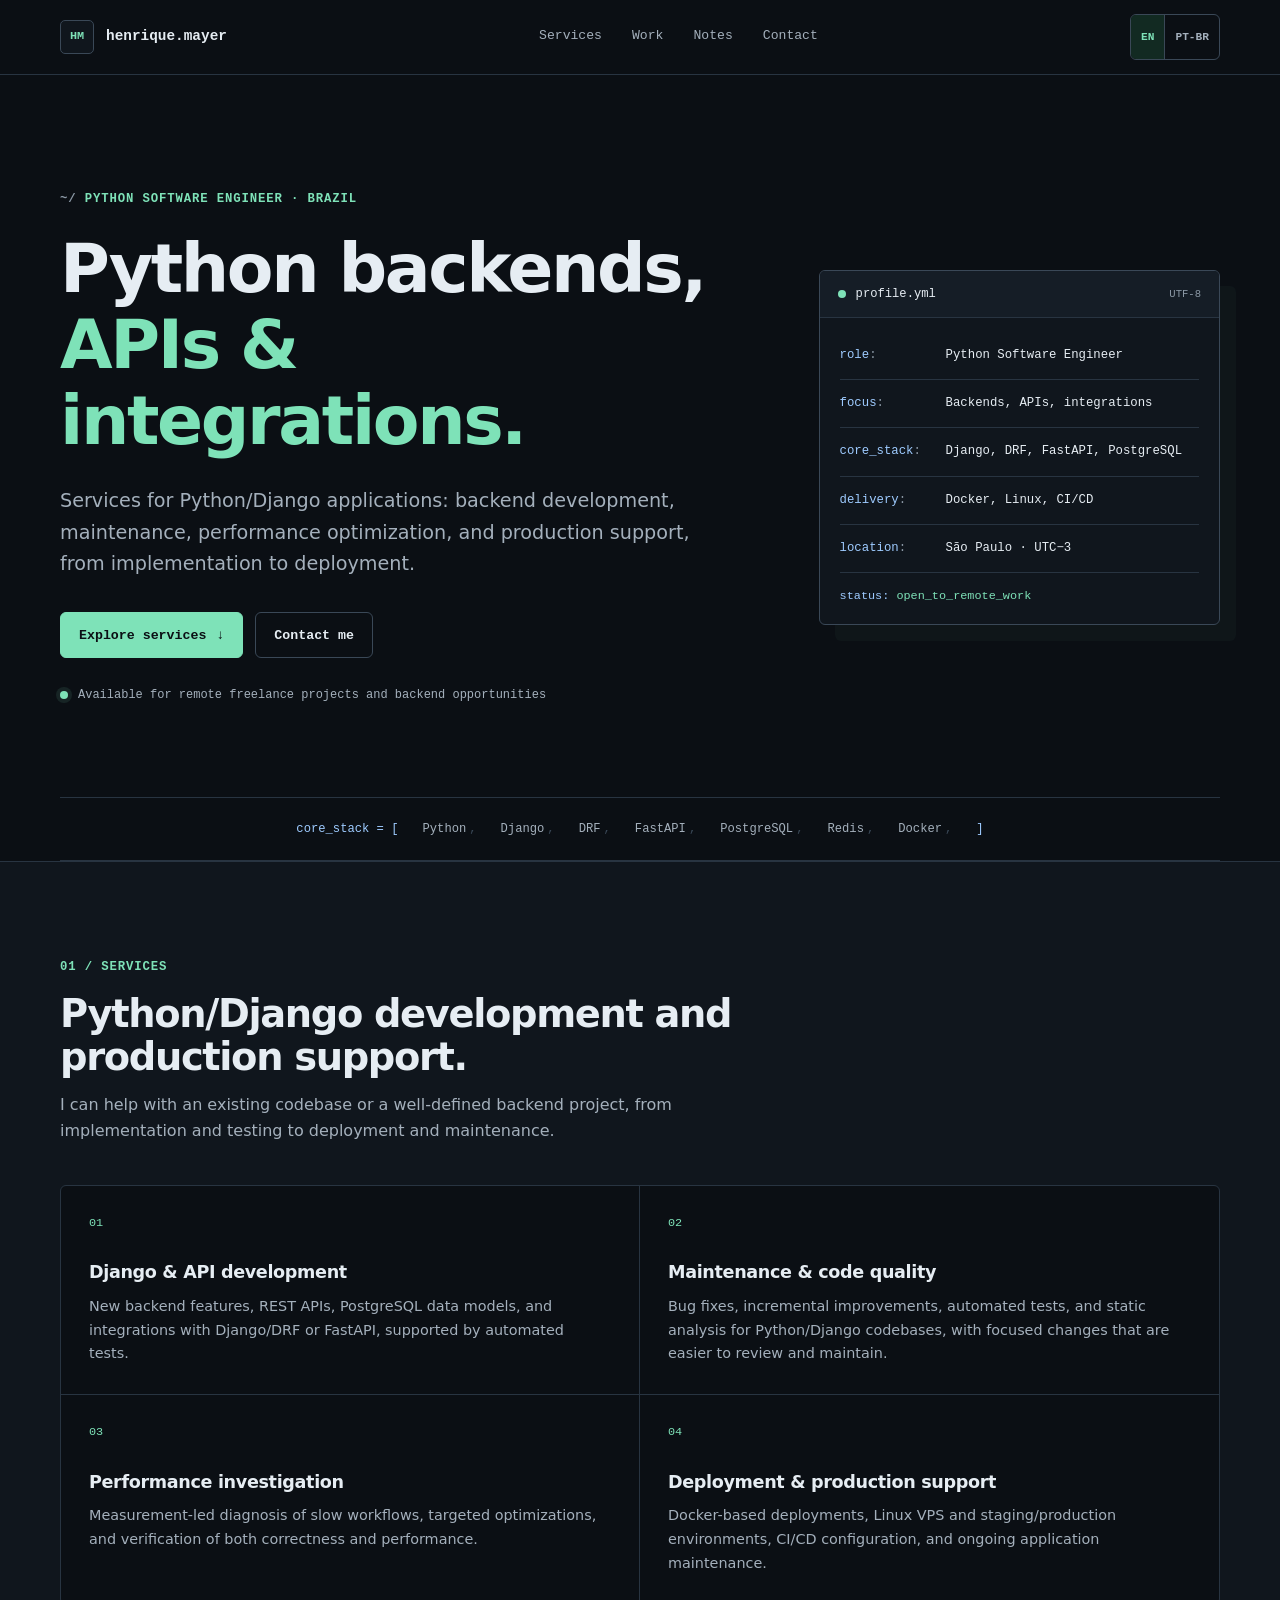
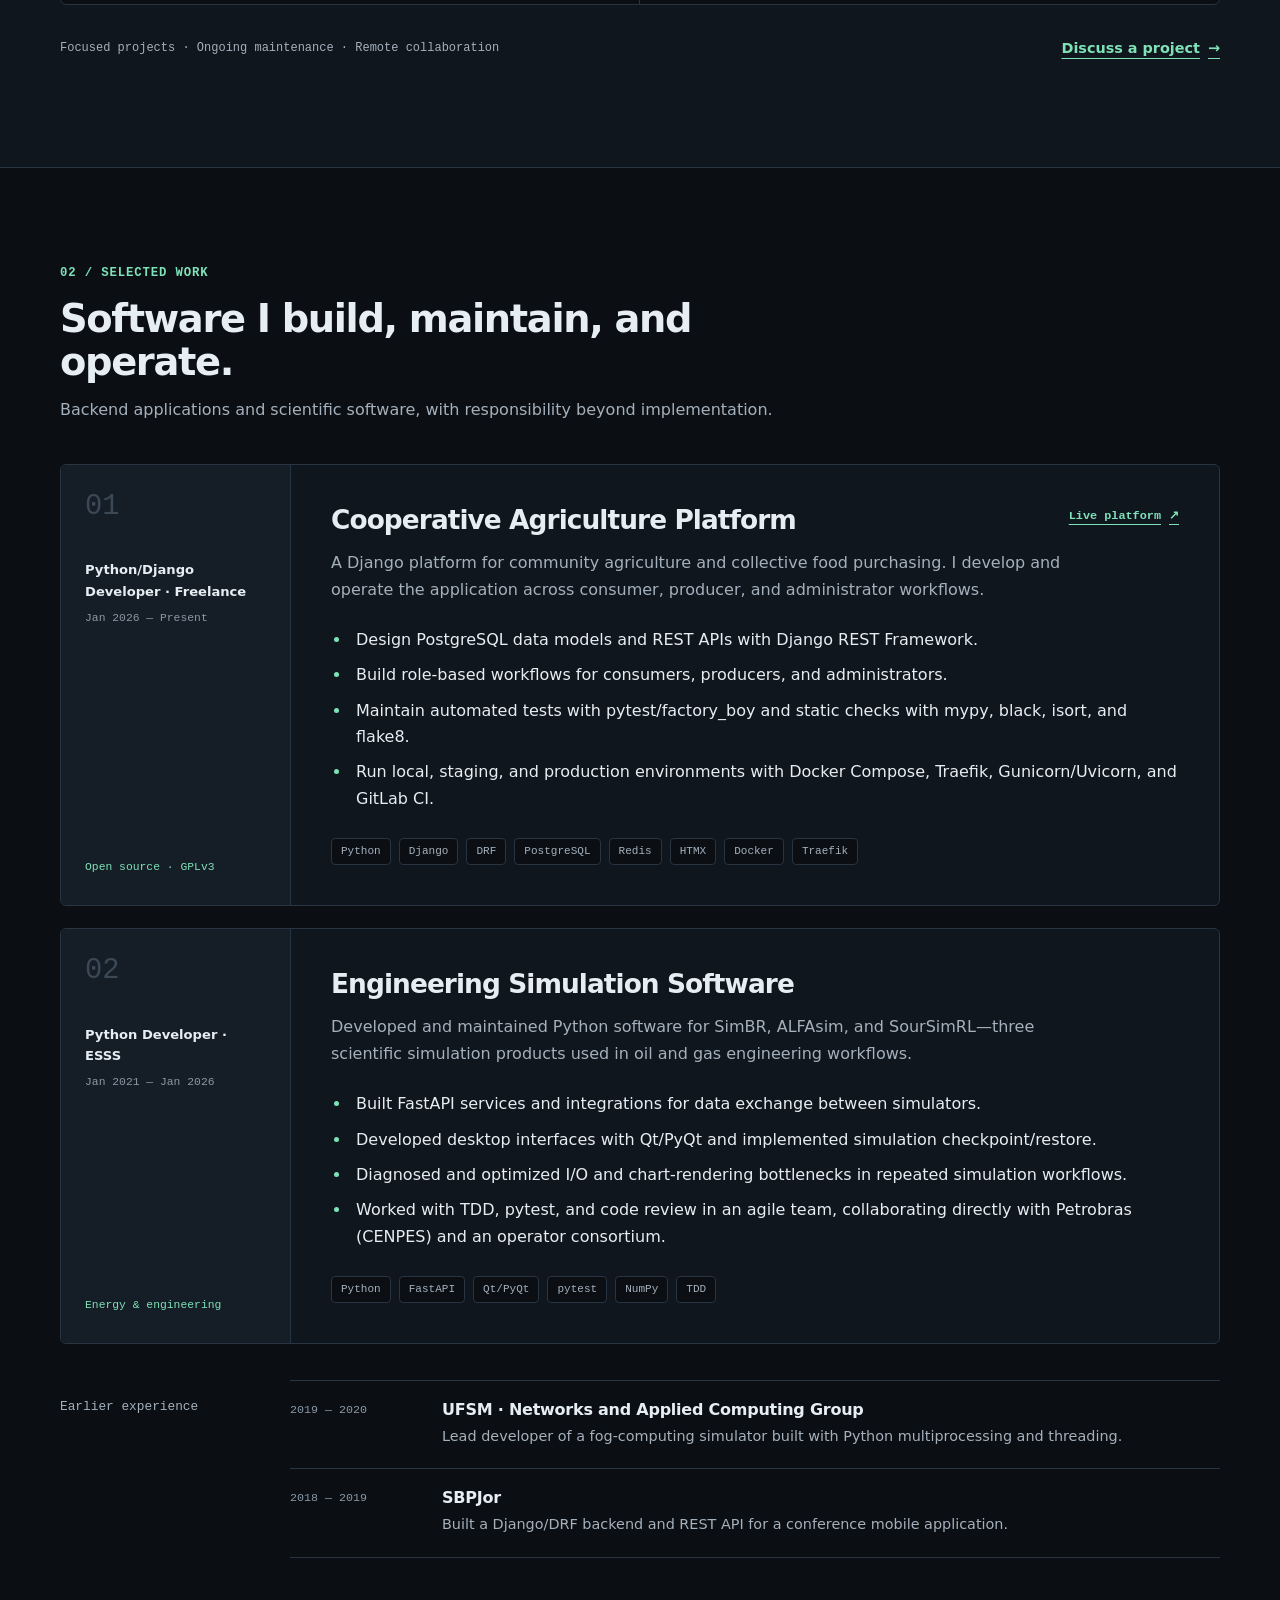
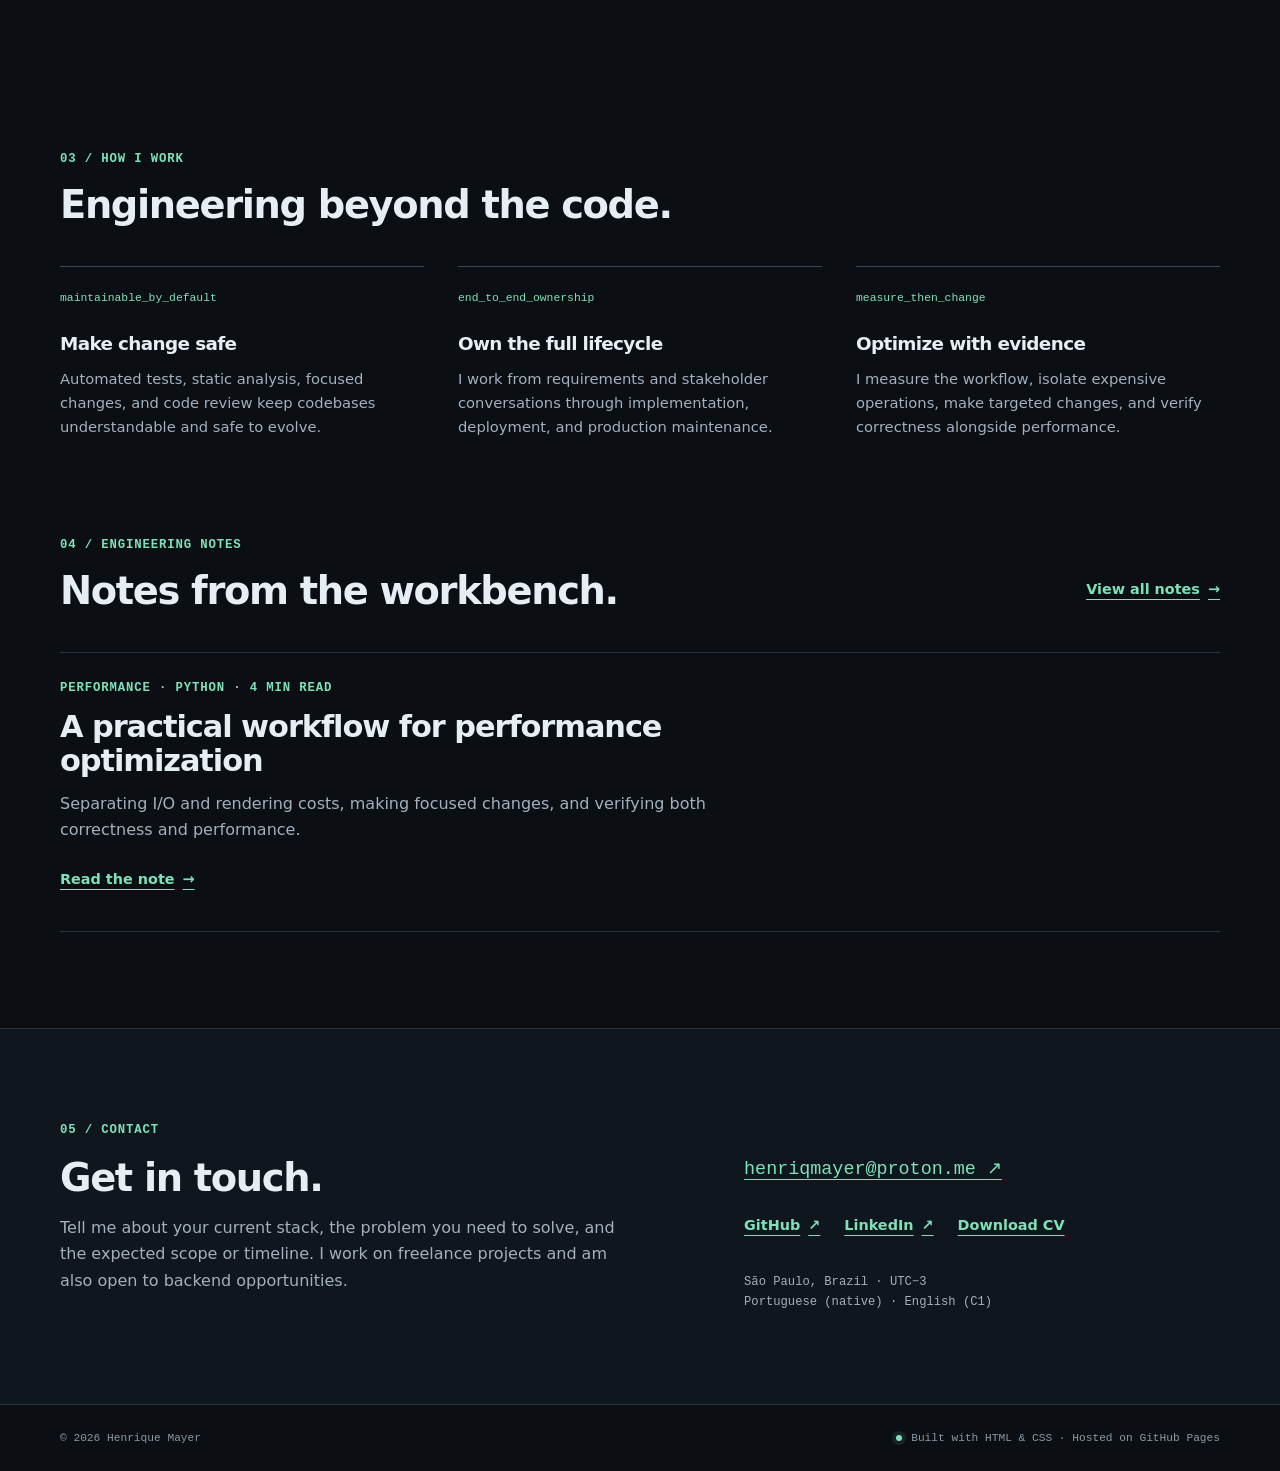
<file: index.html>
<!DOCTYPE html>
<html lang="en">
<head>
  <meta charset="utf-8">
  <meta name="viewport" content="width=device-width, initial-scale=1">
  <meta name="description" content="Henrique Mayer is a Python software engineer building backends, APIs, integrations, and maintainable production systems with Django, FastAPI, and PostgreSQL.">
  <meta name="theme-color" content="#0b0f14">
  <meta property="og:title" content="Henrique Mayer — Python Software Engineer">
  <meta property="og:description" content="Python backends, APIs, integrations, and production systems. Selected work, technical stack, and engineering notes.">
  <meta property="og:type" content="website">
  <title>Henrique Mayer — Python Software Engineer</title>
  <link rel="icon" href="favicon.svg" type="image/svg+xml">
  <link rel="stylesheet" href="styles.css">
</head>
<body>
  <a class="skip-link" href="#main">Skip to content</a>
  <header class="site-header">
    <div class="container header-inner">
      <a class="brand" href="./" aria-label="Henrique Mayer home">
        <span class="brand-mark" aria-hidden="true">HM</span>
        <span>henrique.mayer</span>
      </a>
      <nav class="main-nav" aria-label="Main navigation">
        <a href="#services">Services</a>
        <a href="#work">Work</a>
        <a href="blog/">Notes</a>
        <a href="#contact">Contact</a>
      </nav>
      <nav class="language-switcher" aria-label="Language selection">
        <a href="./" lang="en" hreflang="en" aria-current="page">EN</a>
        <a href="pt-br/" lang="pt-BR" hreflang="pt-BR">PT-BR</a>
      </nav>
    </div>
  </header>

  <main id="main">
    <section class="hero container" aria-labelledby="hero-title">
      <div class="hero-copy">
        <p class="eyebrow"><span class="prompt" aria-hidden="true">~/</span> Python Software Engineer · Brazil</p>
        <h1 id="hero-title">Python backends,<br><span>APIs &amp; integrations.</span></h1>
        <p class="hero-intro">Services for Python/Django applications: backend development, maintenance, performance optimization, and production support, from implementation to deployment.</p>
        <div class="hero-actions">
          <a class="button" href="#services">Explore services <span aria-hidden="true">↓</span></a>
          <a class="button button-secondary" href="#contact">Contact me</a>
        </div>
        <p class="availability"><span class="status-dot" aria-hidden="true"></span>Available for remote freelance projects and backend opportunities</p>
      </div>

      <aside class="profile-panel" aria-label="Professional profile">
        <div class="profile-header">
          <span>profile.yml</span>
          <span class="profile-header-meta">UTF-8</span>
        </div>
        <dl class="profile-list">
          <div>
            <dt>role</dt>
            <dd>Python Software Engineer</dd>
          </div>
          <div>
            <dt>focus</dt>
            <dd>Backends, APIs, integrations</dd>
          </div>
          <div>
            <dt>core_stack</dt>
            <dd>Django, DRF, FastAPI, PostgreSQL</dd>
          </div>
          <div>
            <dt>delivery</dt>
            <dd>Docker, Linux, CI/CD</dd>
          </div>
          <div>
            <dt>location</dt>
            <dd>São Paulo · UTC−3</dd>
          </div>
        </dl>
        <p class="profile-status"><span>status:</span> open_to_remote_work</p>
      </aside>
    </section>

    <div class="container tech-strip" role="group" aria-label="Core technologies">
      <span class="tech-strip-label">core_stack = [</span>
      <span>Python</span>
      <span>Django</span>
      <span>DRF</span>
      <span>FastAPI</span>
      <span>PostgreSQL</span>
      <span>Redis</span>
      <span>Docker</span>
      <span class="tech-strip-label">]</span>
    </div>

    <section class="section services-section" id="services" aria-labelledby="services-title">
      <div class="container">
        <div class="section-heading">
          <p class="eyebrow">01 / Services</p>
          <h2 id="services-title">Python/Django development and production support.</h2>
          <p>I can help with an existing codebase or a well-defined backend project, from implementation and testing to deployment and maintenance.</p>
        </div>
        <div class="services-grid">
          <article class="service-card">
            <p class="service-icon" aria-hidden="true">01</p>
            <h3>Django &amp; API development</h3>
            <p>New backend features, REST APIs, PostgreSQL data models, and integrations with Django/DRF or FastAPI, supported by automated tests.</p>
          </article>
          <article class="service-card">
            <p class="service-icon" aria-hidden="true">02</p>
            <h3>Maintenance &amp; code quality</h3>
            <p>Bug fixes, incremental improvements, automated tests, and static analysis for Python/Django codebases, with focused changes that are easier to review and maintain.</p>
          </article>
          <article class="service-card">
            <p class="service-icon" aria-hidden="true">03</p>
            <h3>Performance investigation</h3>
            <p>Measurement-led diagnosis of slow workflows, targeted optimizations, and verification of both correctness and performance.</p>
          </article>
          <article class="service-card">
            <p class="service-icon" aria-hidden="true">04</p>
            <h3>Deployment &amp; production support</h3>
            <p>Docker-based deployments, Linux VPS and staging/production environments, CI/CD configuration, and ongoing application maintenance.</p>
          </article>
        </div>
        <div class="services-footer">
          <p>Focused projects · Ongoing maintenance · Remote collaboration</p>
          <a class="text-link" href="#contact">Discuss a project <span aria-hidden="true">→</span></a>
        </div>
      </div>
    </section>

    <section class="section container" id="work" aria-labelledby="work-title">
      <div class="section-heading">
        <p class="eyebrow">02 / Selected work</p>
        <h2 id="work-title">Software I build, maintain, and operate.</h2>
        <p>Backend applications and scientific software, with responsibility beyond implementation.</p>
      </div>

      <article class="case-card">
        <div class="case-meta">
          <p class="case-index" aria-hidden="true">01</p>
          <div>
            <p class="case-label">Python/Django Developer · Freelance</p>
            <p class="case-period">Jan 2026 — Present</p>
          </div>
          <p class="case-license">Open source · GPLv3</p>
        </div>
        <div class="case-body">
          <div class="case-title-row">
            <h3>Cooperative Agriculture Platform</h3>
            <a class="text-link" href="https://celulasconsumo.ufsc.br">Live platform <span aria-hidden="true">↗</span></a>
          </div>
          <p class="case-summary">A Django platform for community agriculture and collective food purchasing. I develop and operate the application across consumer, producer, and administrator workflows.</p>
          <ul class="case-points">
            <li>Design PostgreSQL data models and REST APIs with Django REST Framework.</li>
            <li>Build role-based workflows for consumers, producers, and administrators.</li>
            <li>Maintain automated tests with pytest/factory_boy and static checks with mypy, black, isort, and flake8.</li>
            <li>Run local, staging, and production environments with Docker Compose, Traefik, Gunicorn/Uvicorn, and GitLab CI.</li>
          </ul>
          <ul class="tag-list" aria-label="Technologies used">
            <li>Python</li><li>Django</li><li>DRF</li><li>PostgreSQL</li><li>Redis</li><li>HTMX</li><li>Docker</li><li>Traefik</li>
          </ul>
        </div>
      </article>

      <article class="case-card">
        <div class="case-meta">
          <p class="case-index" aria-hidden="true">02</p>
          <div>
            <p class="case-label">Python Developer · ESSS</p>
            <p class="case-period">Jan 2021 — Jan 2026</p>
          </div>
          <p class="case-license">Energy &amp; engineering</p>
        </div>
        <div class="case-body">
          <h3>Engineering Simulation Software</h3>
          <p class="case-summary">Developed and maintained Python software for SimBR, ALFAsim, and SourSimRL—three scientific simulation products used in oil and gas engineering workflows.</p>
          <ul class="case-points">
            <li>Built FastAPI services and integrations for data exchange between simulators.</li>
            <li>Developed desktop interfaces with Qt/PyQt and implemented simulation checkpoint/restore.</li>
            <li>Diagnosed and optimized I/O and chart-rendering bottlenecks in repeated simulation workflows.</li>
            <li>Worked with TDD, pytest, and code review in an agile team, collaborating directly with Petrobras (CENPES) and an operator consortium.</li>
          </ul>
          <ul class="tag-list" aria-label="Technologies used">
            <li>Python</li><li>FastAPI</li><li>Qt/PyQt</li><li>pytest</li><li>NumPy</li><li>TDD</li>
          </ul>
        </div>
      </article>

      <div class="earlier-experience">
        <h3>Earlier experience</h3>
        <div class="experience-list">
          <article>
            <p class="experience-period">2019 — 2020</p>
            <div>
              <h4>UFSM · Networks and Applied Computing Group</h4>
              <p>Lead developer of a fog-computing simulator built with Python multiprocessing and threading.</p>
            </div>
          </article>
          <article>
            <p class="experience-period">2018 — 2019</p>
            <div>
              <h4>SBPJor</h4>
              <p>Built a Django/DRF backend and REST API for a conference mobile application.</p>
            </div>
          </article>
        </div>
      </div>
    </section>

    <section class="section container" aria-labelledby="approach-title">
      <div class="section-heading">
        <p class="eyebrow">03 / How I work</p>
        <h2 id="approach-title">Engineering beyond the code.</h2>
      </div>
      <div class="principles-grid">
        <article>
          <p class="principle-label">maintainable_by_default</p>
          <h3>Make change safe</h3>
          <p>Automated tests, static analysis, focused changes, and code review keep codebases understandable and safe to evolve.</p>
        </article>
        <article>
          <p class="principle-label">end_to_end_ownership</p>
          <h3>Own the full lifecycle</h3>
          <p>I work from requirements and stakeholder conversations through implementation, deployment, and production maintenance.</p>
        </article>
        <article>
          <p class="principle-label">measure_then_change</p>
          <h3>Optimize with evidence</h3>
          <p>I measure the workflow, isolate expensive operations, make targeted changes, and verify correctness alongside performance.</p>
        </article>
      </div>
    </section>

    <section class="section container writing-preview" aria-labelledby="writing-title">
      <div class="section-heading section-heading-row">
        <div>
          <p class="eyebrow">04 / Engineering notes</p>
          <h2 id="writing-title">Notes from the workbench.</h2>
        </div>
        <a class="text-link" href="blog/">View all notes <span aria-hidden="true">→</span></a>
      </div>
      <article class="article-card">
        <p class="article-meta">Performance · Python · 4 min read</p>
        <h3 class="article-card-title"><a href="blog/performance-optimization.html">A practical workflow for performance optimization</a></h3>
        <p>Separating I/O and rendering costs, making focused changes, and verifying both correctness and performance.</p>
        <a class="text-link" href="blog/performance-optimization.html">Read the note <span aria-hidden="true">→</span></a>
      </article>
    </section>

    <section class="contact-section" id="contact" aria-labelledby="contact-title">
      <div class="container contact-inner">
        <div>
          <p class="eyebrow">05 / Contact</p>
          <h2 id="contact-title">Get in touch.</h2>
          <p>Tell me about your current stack, the problem you need to solve, and the expected scope or timeline. I work on freelance projects and am also open to backend opportunities.</p>
        </div>
        <div class="contact-details">
          <a class="contact-email" href="mailto:henriqmayer@proton.me?subject=Project%20inquiry">henriqmayer@proton.me <span aria-hidden="true">↗</span></a>
          <div class="contact-links">
            <a class="text-link" href="https://github.com/henriqmayer">GitHub <span aria-hidden="true">↗</span></a>
            <a class="text-link" href="https://www.linkedin.com/in/henriqmayer">LinkedIn <span aria-hidden="true">↗</span></a>
            <a class="text-link" href="Henrique-Mayer-Python-Backend-CV.pdf" download>Download CV</a>
          </div>
          <p>São Paulo, Brazil · UTC−3<br>Portuguese (native) · English (C1)</p>
        </div>
      </div>
    </section>
  </main>

  <footer class="site-footer">
    <div class="container footer-inner">
      <p>© 2026 Henrique Mayer</p>
      <p><span class="status-dot" aria-hidden="true"></span> Built with HTML &amp; CSS · Hosted on GitHub Pages</p>
    </div>
  </footer>
</body>
</html>
</file>
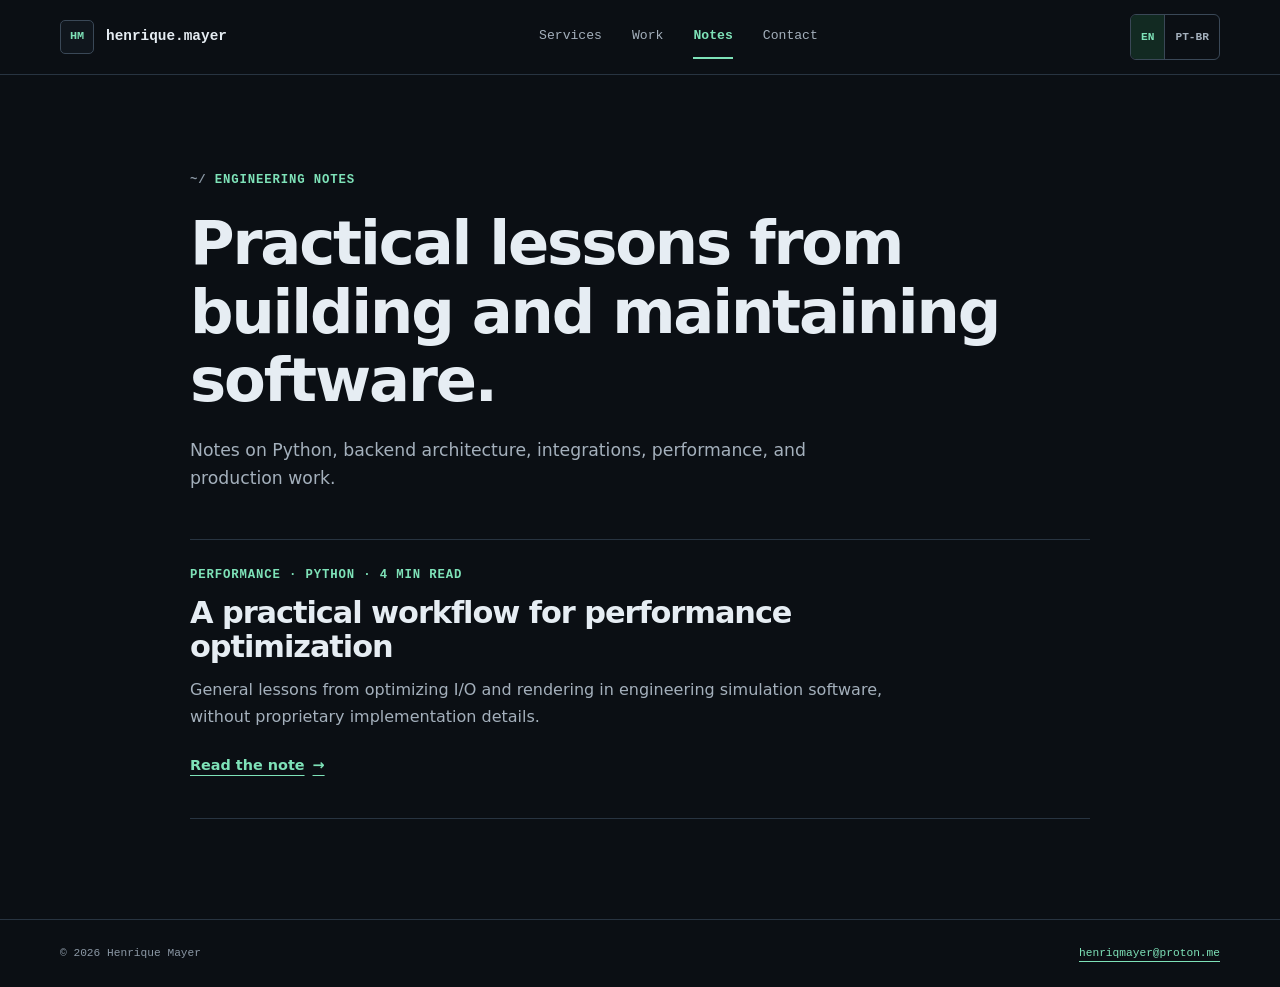
<file: blog/index.html>
<!DOCTYPE html>
<html lang="en">
<head>
  <meta charset="utf-8">
  <meta name="viewport" content="width=device-width, initial-scale=1">
  <meta name="description" content="Practical notes on Python, Django, FastAPI, API integrations, performance, and production software by Henrique Mayer.">
  <meta name="theme-color" content="#0b0f14">
  <title>Engineering Notes — Henrique Mayer</title>
  <link rel="icon" href="../favicon.svg" type="image/svg+xml">
  <link rel="stylesheet" href="../styles.css">
</head>
<body>
  <a class="skip-link" href="#main">Skip to content</a>
  <header class="site-header">
    <div class="container header-inner">
      <a class="brand" href="../" aria-label="Henrique Mayer home">
        <span class="brand-mark" aria-hidden="true">HM</span>
        <span>henrique.mayer</span>
      </a>
      <nav class="main-nav" aria-label="Main navigation">
        <a href="../#services">Services</a>
        <a href="../#work">Work</a>
        <a href="./" aria-current="page">Notes</a>
        <a href="../#contact">Contact</a>
      </nav>
      <nav class="language-switcher" aria-label="Language selection">
        <a href="./" lang="en" hreflang="en" aria-current="page">EN</a>
        <a href="../pt-br/blog/" lang="pt-BR" hreflang="pt-BR">PT-BR</a>
      </nav>
    </div>
  </header>

  <main id="main">
    <section class="blog-hero container" aria-labelledby="blog-title">
      <p class="eyebrow"><span class="prompt" aria-hidden="true">~/</span> Engineering notes</p>
      <h1 id="blog-title">Practical lessons from building and maintaining software.</h1>
      <p>Notes on Python, backend architecture, integrations, performance, and production work.</p>
    </section>

    <section class="blog-list container" aria-label="Articles">
      <article class="article-card">
        <p class="article-meta">Performance · Python · 4 min read</p>
        <h2 class="article-card-title"><a href="performance-optimization.html">A practical workflow for performance optimization</a></h2>
        <p>General lessons from optimizing I/O and rendering in engineering simulation software, without proprietary implementation details.</p>
        <a class="text-link" href="performance-optimization.html">Read the note <span aria-hidden="true">→</span></a>
      </article>
    </section>
  </main>

  <footer class="site-footer">
    <div class="container footer-inner">
      <p>© 2026 Henrique Mayer</p>
      <p><a href="mailto:henriqmayer@proton.me">henriqmayer@proton.me</a></p>
    </div>
  </footer>
</body>
</html>
</file>
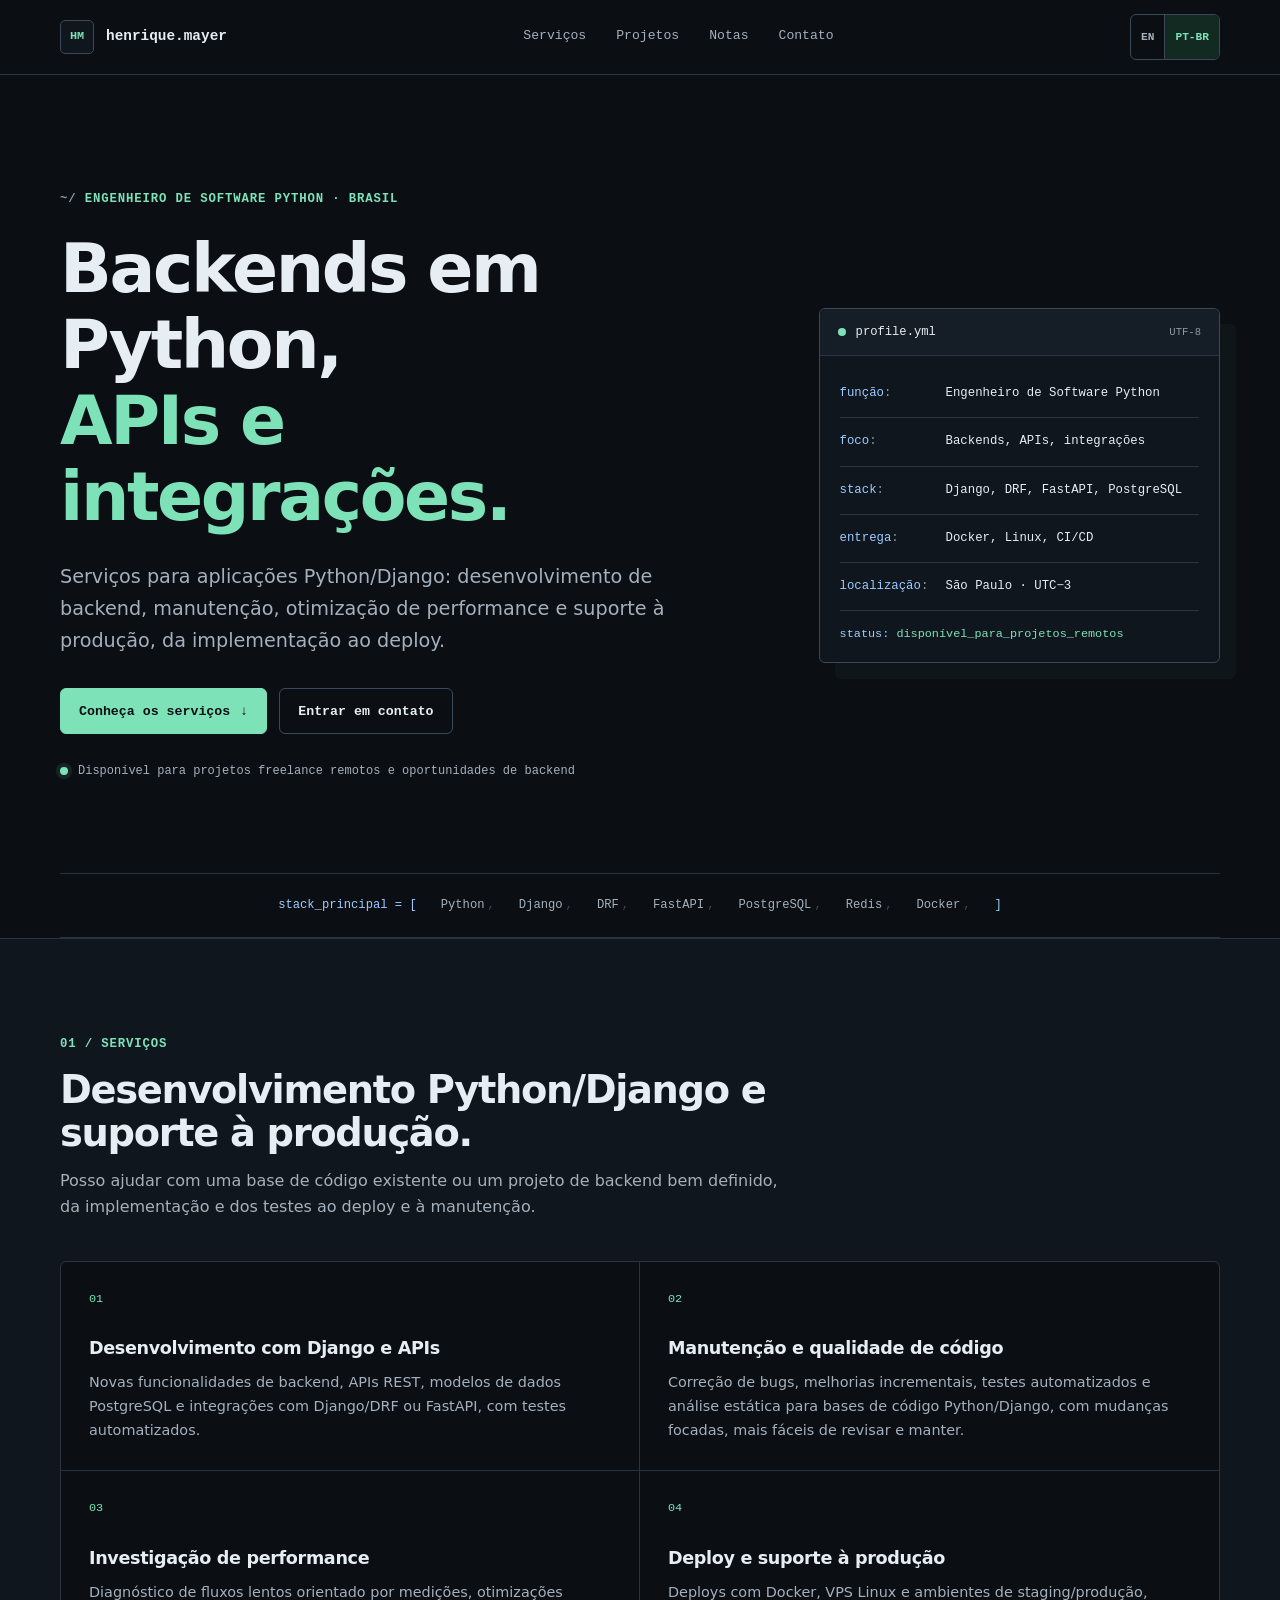
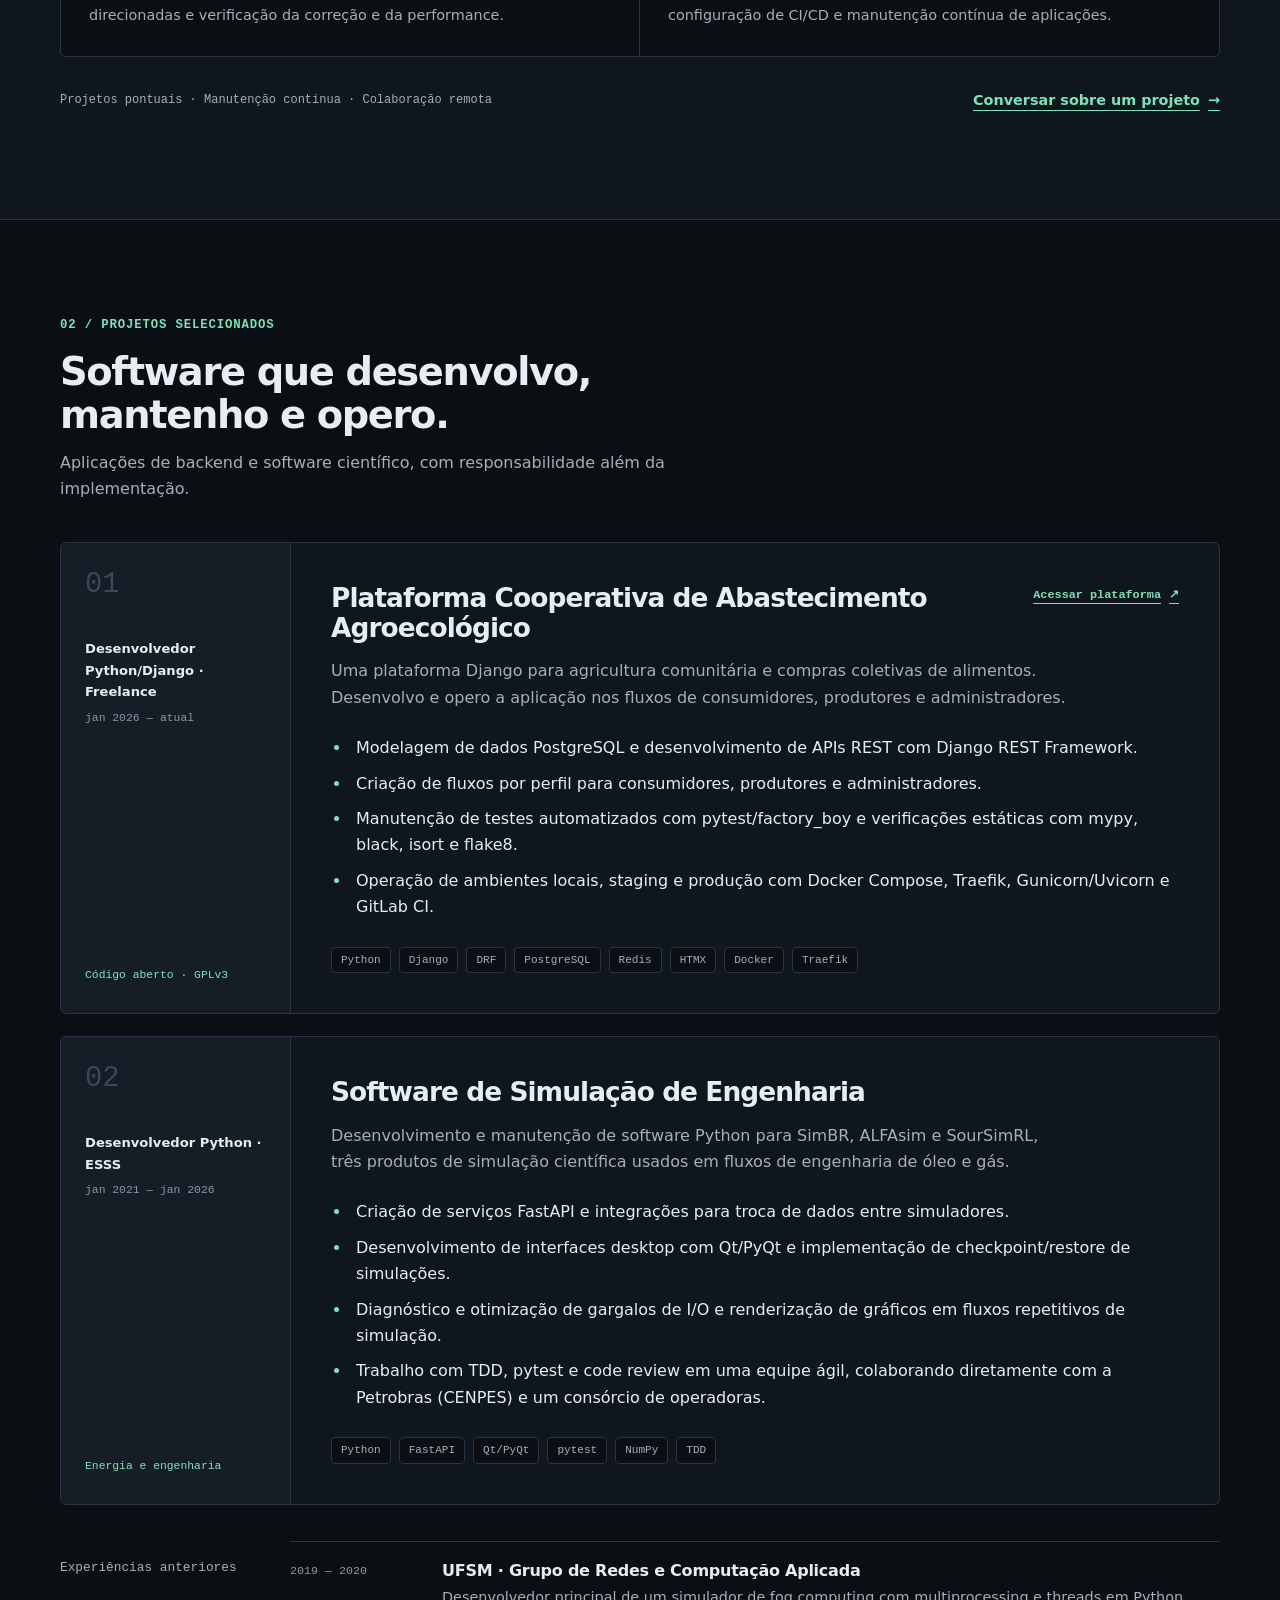
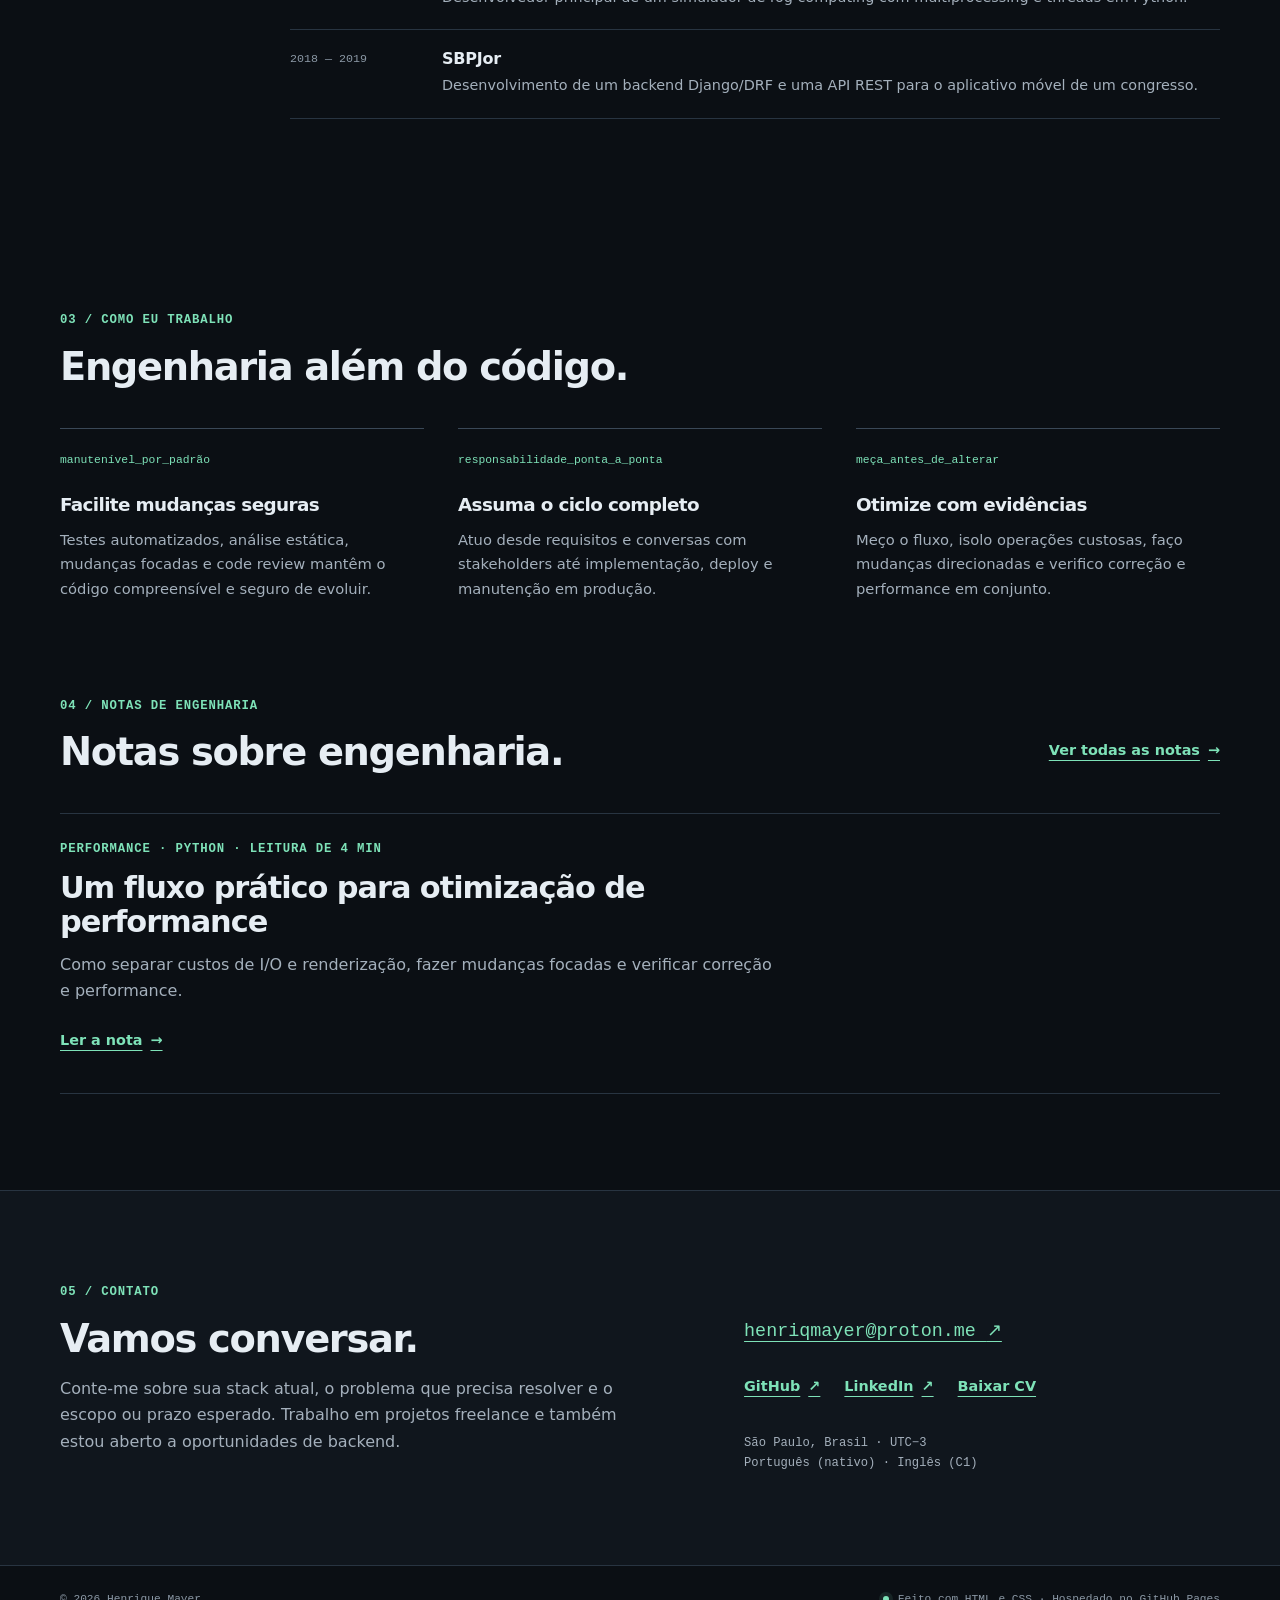
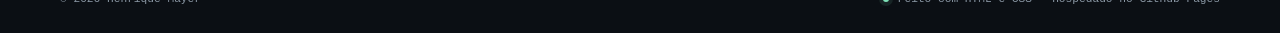
<file: pt-br/index.html>
<!DOCTYPE html>
<html lang="pt-BR">
<head>
  <meta charset="utf-8">
  <meta name="viewport" content="width=device-width, initial-scale=1">
  <meta name="description" content="Henrique Mayer é engenheiro de software Python e oferece serviços de desenvolvimento backend, manutenção, performance e suporte à produção com Django, FastAPI e PostgreSQL.">
  <meta name="theme-color" content="#0b0f14">
  <meta property="og:title" content="Henrique Mayer — Engenheiro de Software Python">
  <meta property="og:description" content="Serviços de desenvolvimento Python/Django, manutenção, otimização de performance e suporte à produção.">
  <meta property="og:type" content="website">
  <meta property="og:locale" content="pt_BR">
  <title>Henrique Mayer — Engenheiro de Software Python</title>
  <link rel="icon" href="../favicon.svg" type="image/svg+xml">
  <link rel="stylesheet" href="../styles.css">
</head>
<body>
  <a class="skip-link" href="#main">Ir para o conteúdo</a>
  <header class="site-header">
    <div class="container header-inner">
      <a class="brand" href="./" aria-label="Henrique Mayer — página inicial">
        <span class="brand-mark" aria-hidden="true">HM</span>
        <span>henrique.mayer</span>
      </a>
      <nav class="main-nav" aria-label="Navegação principal">
        <a href="#services">Serviços</a>
        <a href="#work">Projetos</a>
        <a href="blog/">Notas</a>
        <a href="#contact">Contato</a>
      </nav>
      <nav class="language-switcher" aria-label="Seleção de idioma">
        <a href="../" lang="en" hreflang="en">EN</a>
        <a href="./" lang="pt-BR" hreflang="pt-BR" aria-current="page">PT-BR</a>
      </nav>
    </div>
  </header>

  <main id="main">
    <section class="hero container" aria-labelledby="hero-title">
      <div class="hero-copy">
        <p class="eyebrow"><span class="prompt" aria-hidden="true">~/</span> Engenheiro de Software Python · Brasil</p>
        <h1 id="hero-title">Backends em Python,<br><span>APIs e integrações.</span></h1>
        <p class="hero-intro">Serviços para aplicações Python/Django: desenvolvimento de backend, manutenção, otimização de performance e suporte à produção, da implementação ao deploy.</p>
        <div class="hero-actions">
          <a class="button" href="#services">Conheça os serviços <span aria-hidden="true">↓</span></a>
          <a class="button button-secondary" href="#contact">Entrar em contato</a>
        </div>
        <p class="availability"><span class="status-dot" aria-hidden="true"></span>Disponível para projetos freelance remotos e oportunidades de backend</p>
      </div>

      <aside class="profile-panel" aria-label="Perfil profissional">
        <div class="profile-header">
          <span>profile.yml</span>
          <span class="profile-header-meta">UTF-8</span>
        </div>
        <dl class="profile-list">
          <div>
            <dt>função</dt>
            <dd>Engenheiro de Software Python</dd>
          </div>
          <div>
            <dt>foco</dt>
            <dd>Backends, APIs, integrações</dd>
          </div>
          <div>
            <dt>stack</dt>
            <dd>Django, DRF, FastAPI, PostgreSQL</dd>
          </div>
          <div>
            <dt>entrega</dt>
            <dd>Docker, Linux, CI/CD</dd>
          </div>
          <div>
            <dt>localização</dt>
            <dd>São Paulo · UTC−3</dd>
          </div>
        </dl>
        <p class="profile-status"><span>status:</span> disponível_para_projetos_remotos</p>
      </aside>
    </section>

    <div class="container tech-strip" role="group" aria-label="Tecnologias principais">
      <span class="tech-strip-label">stack_principal = [</span>
      <span>Python</span>
      <span>Django</span>
      <span>DRF</span>
      <span>FastAPI</span>
      <span>PostgreSQL</span>
      <span>Redis</span>
      <span>Docker</span>
      <span class="tech-strip-label">]</span>
    </div>

    <section class="section services-section" id="services" aria-labelledby="services-title">
      <div class="container">
        <div class="section-heading">
          <p class="eyebrow">01 / Serviços</p>
          <h2 id="services-title">Desenvolvimento Python/Django e suporte à produção.</h2>
          <p>Posso ajudar com uma base de código existente ou um projeto de backend bem definido, da implementação e dos testes ao deploy e à manutenção.</p>
        </div>
        <div class="services-grid">
          <article class="service-card">
            <p class="service-icon" aria-hidden="true">01</p>
            <h3>Desenvolvimento com Django e APIs</h3>
            <p>Novas funcionalidades de backend, APIs REST, modelos de dados PostgreSQL e integrações com Django/DRF ou FastAPI, com testes automatizados.</p>
          </article>
          <article class="service-card">
            <p class="service-icon" aria-hidden="true">02</p>
            <h3>Manutenção e qualidade de código</h3>
            <p>Correção de bugs, melhorias incrementais, testes automatizados e análise estática para bases de código Python/Django, com mudanças focadas, mais fáceis de revisar e manter.</p>
          </article>
          <article class="service-card">
            <p class="service-icon" aria-hidden="true">03</p>
            <h3>Investigação de performance</h3>
            <p>Diagnóstico de fluxos lentos orientado por medições, otimizações direcionadas e verificação da correção e da performance.</p>
          </article>
          <article class="service-card">
            <p class="service-icon" aria-hidden="true">04</p>
            <h3>Deploy e suporte à produção</h3>
            <p>Deploys com Docker, VPS Linux e ambientes de staging/produção, configuração de CI/CD e manutenção contínua de aplicações.</p>
          </article>
        </div>
        <div class="services-footer">
          <p>Projetos pontuais · Manutenção contínua · Colaboração remota</p>
          <a class="text-link" href="#contact">Conversar sobre um projeto <span aria-hidden="true">→</span></a>
        </div>
      </div>
    </section>

    <section class="section container" id="work" aria-labelledby="work-title">
      <div class="section-heading">
        <p class="eyebrow">02 / Projetos selecionados</p>
        <h2 id="work-title">Software que desenvolvo, mantenho e opero.</h2>
        <p>Aplicações de backend e software científico, com responsabilidade além da implementação.</p>
      </div>

      <article class="case-card">
        <div class="case-meta">
          <p class="case-index" aria-hidden="true">01</p>
          <div>
            <p class="case-label">Desenvolvedor Python/Django · Freelance</p>
            <p class="case-period">jan 2026 — atual</p>
          </div>
          <p class="case-license">Código aberto · GPLv3</p>
        </div>
        <div class="case-body">
          <div class="case-title-row">
            <h3>Plataforma Cooperativa de Abastecimento Agroecológico</h3>
            <a class="text-link" href="https://celulasconsumo.ufsc.br">Acessar plataforma <span aria-hidden="true">↗</span></a>
          </div>
          <p class="case-summary">Uma plataforma Django para agricultura comunitária e compras coletivas de alimentos. Desenvolvo e opero a aplicação nos fluxos de consumidores, produtores e administradores.</p>
          <ul class="case-points">
            <li>Modelagem de dados PostgreSQL e desenvolvimento de APIs REST com Django REST Framework.</li>
            <li>Criação de fluxos por perfil para consumidores, produtores e administradores.</li>
            <li>Manutenção de testes automatizados com pytest/factory_boy e verificações estáticas com mypy, black, isort e flake8.</li>
            <li>Operação de ambientes locais, staging e produção com Docker Compose, Traefik, Gunicorn/Uvicorn e GitLab CI.</li>
          </ul>
          <ul class="tag-list" aria-label="Tecnologias utilizadas">
            <li>Python</li><li>Django</li><li>DRF</li><li>PostgreSQL</li><li>Redis</li><li>HTMX</li><li>Docker</li><li>Traefik</li>
          </ul>
        </div>
      </article>

      <article class="case-card">
        <div class="case-meta">
          <p class="case-index" aria-hidden="true">02</p>
          <div>
            <p class="case-label">Desenvolvedor Python · ESSS</p>
            <p class="case-period">jan 2021 — jan 2026</p>
          </div>
          <p class="case-license">Energia e engenharia</p>
        </div>
        <div class="case-body">
          <h3>Software de Simulação de Engenharia</h3>
          <p class="case-summary">Desenvolvimento e manutenção de software Python para SimBR, ALFAsim e SourSimRL, três produtos de simulação científica usados em fluxos de engenharia de óleo e gás.</p>
          <ul class="case-points">
            <li>Criação de serviços FastAPI e integrações para troca de dados entre simuladores.</li>
            <li>Desenvolvimento de interfaces desktop com Qt/PyQt e implementação de checkpoint/restore de simulações.</li>
            <li>Diagnóstico e otimização de gargalos de I/O e renderização de gráficos em fluxos repetitivos de simulação.</li>
            <li>Trabalho com TDD, pytest e code review em uma equipe ágil, colaborando diretamente com a Petrobras (CENPES) e um consórcio de operadoras.</li>
          </ul>
          <ul class="tag-list" aria-label="Tecnologias utilizadas">
            <li>Python</li><li>FastAPI</li><li>Qt/PyQt</li><li>pytest</li><li>NumPy</li><li>TDD</li>
          </ul>
        </div>
      </article>

      <div class="earlier-experience">
        <h3>Experiências anteriores</h3>
        <div class="experience-list">
          <article>
            <p class="experience-period">2019 — 2020</p>
            <div>
              <h4>UFSM · Grupo de Redes e Computação Aplicada</h4>
              <p>Desenvolvedor principal de um simulador de fog computing com multiprocessing e threads em Python.</p>
            </div>
          </article>
          <article>
            <p class="experience-period">2018 — 2019</p>
            <div>
              <h4>SBPJor</h4>
              <p>Desenvolvimento de um backend Django/DRF e uma API REST para o aplicativo móvel de um congresso.</p>
            </div>
          </article>
        </div>
      </div>
    </section>

    <section class="section container" aria-labelledby="approach-title">
      <div class="section-heading">
        <p class="eyebrow">03 / Como eu trabalho</p>
        <h2 id="approach-title">Engenharia além do código.</h2>
      </div>
      <div class="principles-grid">
        <article>
          <p class="principle-label">manutenível_por_padrão</p>
          <h3>Facilite mudanças seguras</h3>
          <p>Testes automatizados, análise estática, mudanças focadas e code review mantêm o código compreensível e seguro de evoluir.</p>
        </article>
        <article>
          <p class="principle-label">responsabilidade_ponta_a_ponta</p>
          <h3>Assuma o ciclo completo</h3>
          <p>Atuo desde requisitos e conversas com stakeholders até implementação, deploy e manutenção em produção.</p>
        </article>
        <article>
          <p class="principle-label">meça_antes_de_alterar</p>
          <h3>Otimize com evidências</h3>
          <p>Meço o fluxo, isolo operações custosas, faço mudanças direcionadas e verifico correção e performance em conjunto.</p>
        </article>
      </div>
    </section>

    <section class="section container writing-preview" aria-labelledby="writing-title">
      <div class="section-heading section-heading-row">
        <div>
          <p class="eyebrow">04 / Notas de engenharia</p>
          <h2 id="writing-title">Notas sobre engenharia.</h2>
        </div>
        <a class="text-link" href="blog/">Ver todas as notas <span aria-hidden="true">→</span></a>
      </div>
      <article class="article-card">
        <p class="article-meta">Performance · Python · leitura de 4 min</p>
        <h3 class="article-card-title"><a href="blog/performance-optimization.html">Um fluxo prático para otimização de performance</a></h3>
        <p>Como separar custos de I/O e renderização, fazer mudanças focadas e verificar correção e performance.</p>
        <a class="text-link" href="blog/performance-optimization.html">Ler a nota <span aria-hidden="true">→</span></a>
      </article>
    </section>

    <section class="contact-section" id="contact" aria-labelledby="contact-title">
      <div class="container contact-inner">
        <div>
          <p class="eyebrow">05 / Contato</p>
          <h2 id="contact-title">Vamos conversar.</h2>
          <p>Conte-me sobre sua stack atual, o problema que precisa resolver e o escopo ou prazo esperado. Trabalho em projetos freelance e também estou aberto a oportunidades de backend.</p>
        </div>
        <div class="contact-details">
          <a class="contact-email" href="mailto:henriqmayer@proton.me?subject=Projeto%20freelance">henriqmayer@proton.me <span aria-hidden="true">↗</span></a>
          <div class="contact-links">
            <a class="text-link" href="https://github.com/henriqmayer">GitHub <span aria-hidden="true">↗</span></a>
            <a class="text-link" href="https://www.linkedin.com/in/henriqmayer">LinkedIn <span aria-hidden="true">↗</span></a>
            <a class="text-link" href="../Henrique-Mayer-Python-Backend-CV.pdf" download>Baixar CV</a>
          </div>
          <p>São Paulo, Brasil · UTC−3<br>Português (nativo) · Inglês (C1)</p>
        </div>
      </div>
    </section>
  </main>

  <footer class="site-footer">
    <div class="container footer-inner">
      <p>© 2026 Henrique Mayer</p>
      <p><span class="status-dot" aria-hidden="true"></span> Feito com HTML e CSS · Hospedado no GitHub Pages</p>
    </div>
  </footer>
</body>
</html>
</file>
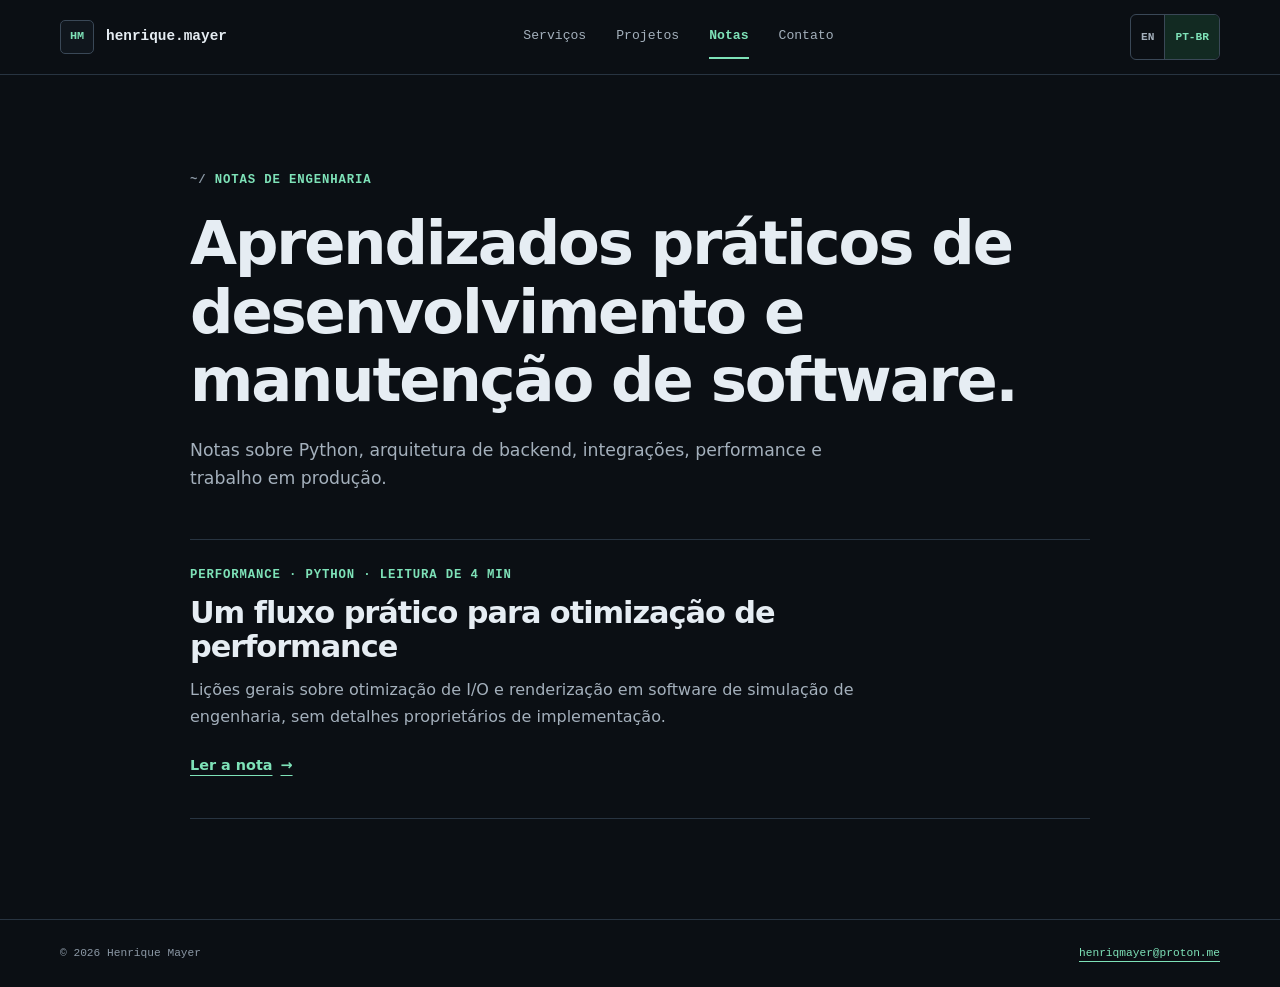
<file: pt-br/blog/index.html>
<!DOCTYPE html>
<html lang="pt-BR">
<head>
  <meta charset="utf-8">
  <meta name="viewport" content="width=device-width, initial-scale=1">
  <meta name="description" content="Notas práticas de Henrique Mayer sobre Python, Django, FastAPI, integrações de APIs, performance e software em produção.">
  <meta name="theme-color" content="#0b0f14">
  <title>Notas de Engenharia — Henrique Mayer</title>
  <link rel="icon" href="../../favicon.svg" type="image/svg+xml">
  <link rel="stylesheet" href="../../styles.css">
</head>
<body>
  <a class="skip-link" href="#main">Ir para o conteúdo</a>
  <header class="site-header">
    <div class="container header-inner">
      <a class="brand" href="../" aria-label="Henrique Mayer — página inicial">
        <span class="brand-mark" aria-hidden="true">HM</span>
        <span>henrique.mayer</span>
      </a>
      <nav class="main-nav" aria-label="Navegação principal">
        <a href="../#services">Serviços</a>
        <a href="../#work">Projetos</a>
        <a href="./" aria-current="page">Notas</a>
        <a href="../#contact">Contato</a>
      </nav>
      <nav class="language-switcher" aria-label="Seleção de idioma">
        <a href="../../blog/" lang="en" hreflang="en">EN</a>
        <a href="./" lang="pt-BR" hreflang="pt-BR" aria-current="page">PT-BR</a>
      </nav>
    </div>
  </header>

  <main id="main">
    <section class="blog-hero container" aria-labelledby="blog-title">
      <p class="eyebrow"><span class="prompt" aria-hidden="true">~/</span> Notas de engenharia</p>
      <h1 id="blog-title">Aprendizados práticos de desenvolvimento e manutenção de software.</h1>
      <p>Notas sobre Python, arquitetura de backend, integrações, performance e trabalho em produção.</p>
    </section>

    <section class="blog-list container" aria-label="Artigos">
      <article class="article-card">
        <p class="article-meta">Performance · Python · leitura de 4 min</p>
        <h2 class="article-card-title"><a href="performance-optimization.html">Um fluxo prático para otimização de performance</a></h2>
        <p>Lições gerais sobre otimização de I/O e renderização em software de simulação de engenharia, sem detalhes proprietários de implementação.</p>
        <a class="text-link" href="performance-optimization.html">Ler a nota <span aria-hidden="true">→</span></a>
      </article>
    </section>
  </main>

  <footer class="site-footer">
    <div class="container footer-inner">
      <p>© 2026 Henrique Mayer</p>
      <p><a href="mailto:henriqmayer@proton.me">henriqmayer@proton.me</a></p>
    </div>
  </footer>
</body>
</html>
</file>
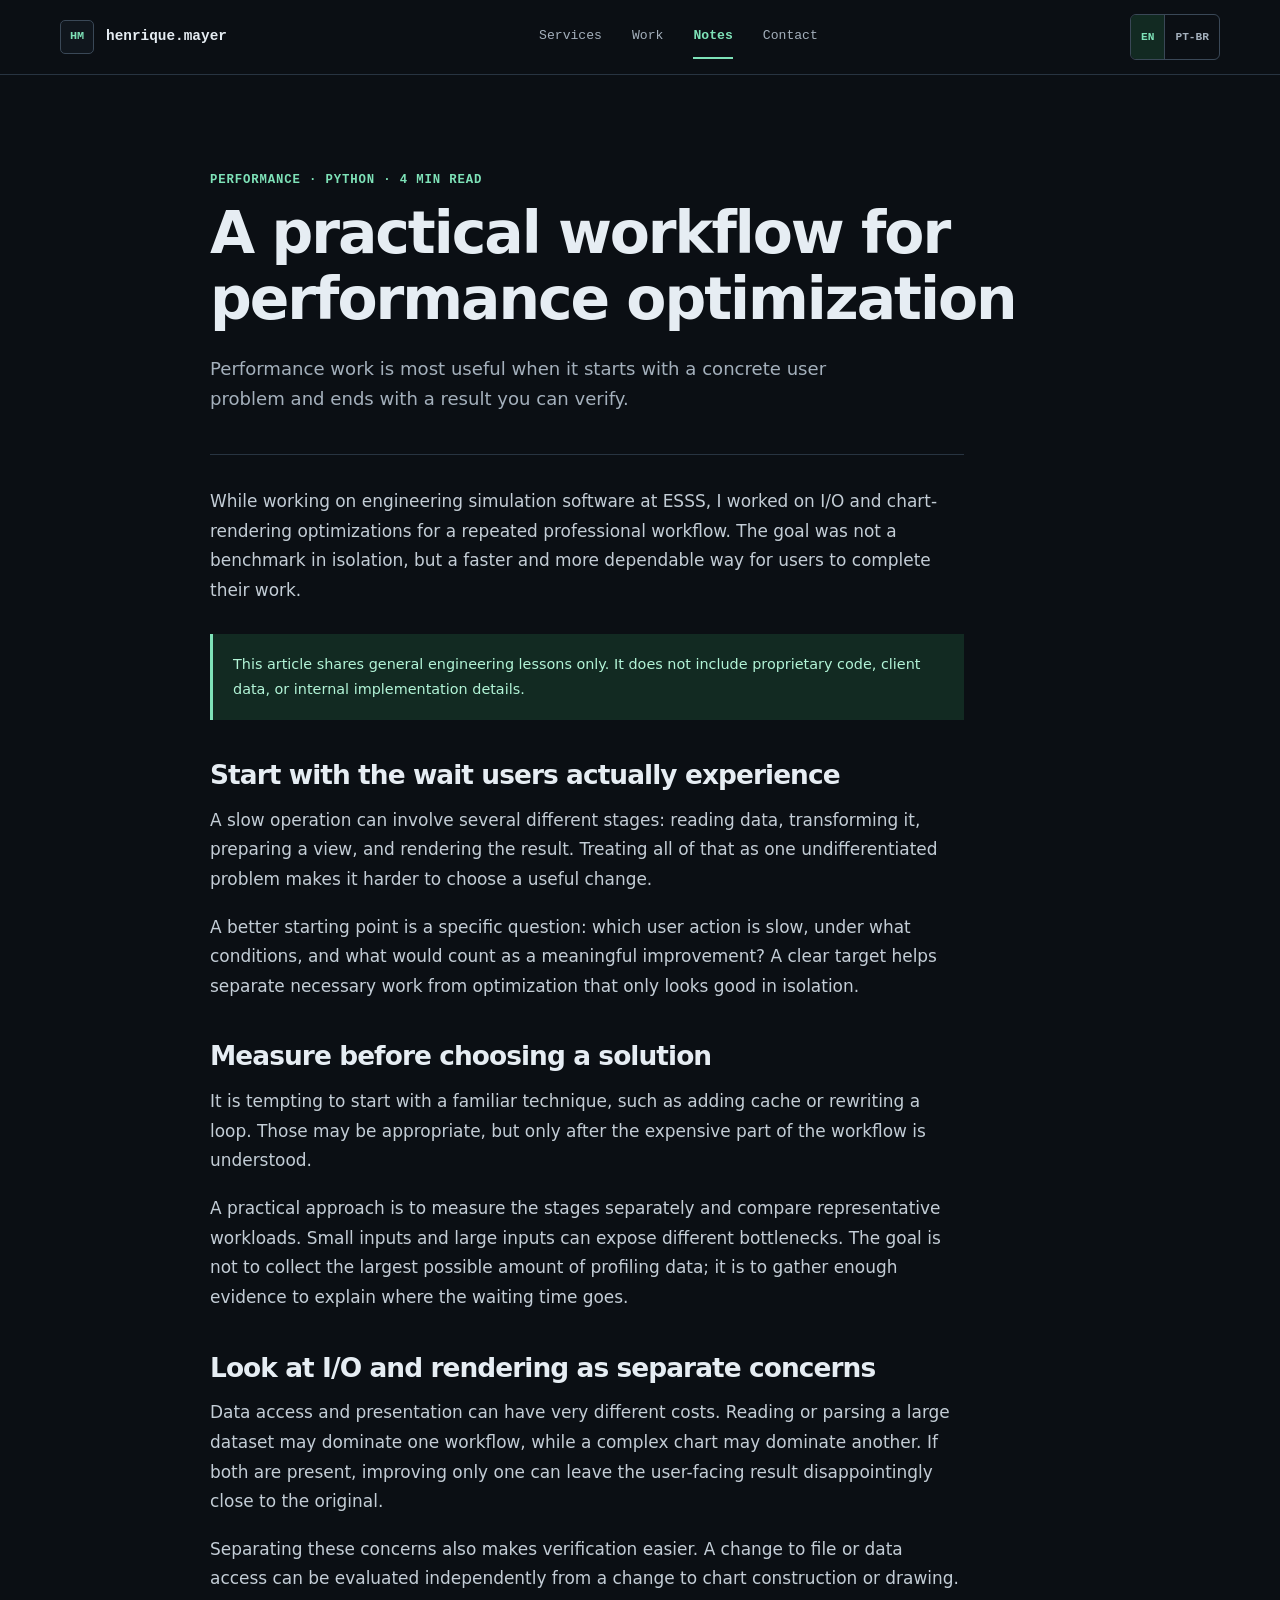
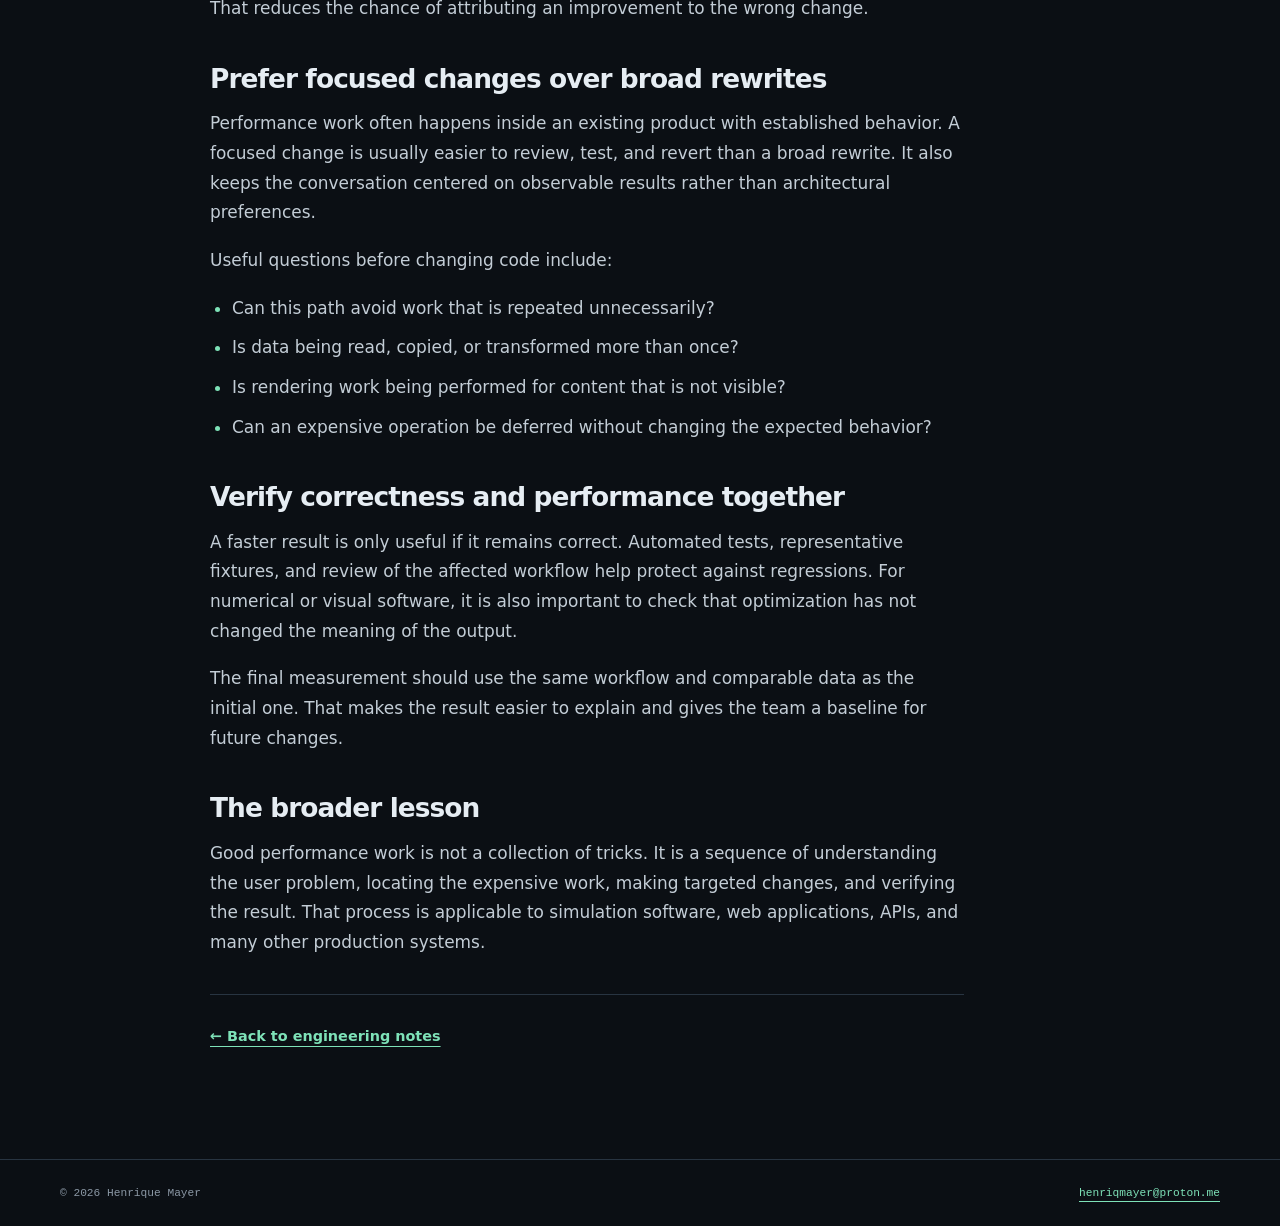
<file: blog/performance-optimization.html>
<!DOCTYPE html>
<html lang="en">
<head>
  <meta charset="utf-8">
  <meta name="viewport" content="width=device-width, initial-scale=1">
  <meta name="description" content="A practical approach to performance work through measurement, I/O and rendering analysis, focused changes, and verification.">
  <meta name="theme-color" content="#0b0f14">
  <meta property="og:title" content="A practical workflow for performance optimization">
  <meta property="og:type" content="article">
  <title>Performance Optimization in Practice — Henrique Mayer</title>
  <link rel="icon" href="../favicon.svg" type="image/svg+xml">
  <link rel="stylesheet" href="../styles.css">
</head>
<body>
  <a class="skip-link" href="#main">Skip to content</a>
  <header class="site-header">
    <div class="container header-inner">
      <a class="brand" href="../" aria-label="Henrique Mayer home">
        <span class="brand-mark" aria-hidden="true">HM</span>
        <span>henrique.mayer</span>
      </a>
      <nav class="main-nav" aria-label="Main navigation">
        <a href="../#services">Services</a>
        <a href="../#work">Work</a>
        <a href="./" aria-current="location">Notes</a>
        <a href="../#contact">Contact</a>
      </nav>
      <nav class="language-switcher" aria-label="Language selection">
        <a href="performance-optimization.html" lang="en" hreflang="en" aria-current="page">EN</a>
        <a href="../pt-br/blog/performance-optimization.html" lang="pt-BR" hreflang="pt-BR">PT-BR</a>
      </nav>
    </div>
  </header>

  <main id="main">
    <article>
      <header class="article-header container">
        <p class="article-meta">Performance · Python · 4 min read</p>
        <h1>A practical workflow for performance optimization</h1>
        <p class="article-deck">Performance work is most useful when it starts with a concrete user problem and ends with a result you can verify.</p>
      </header>

      <div class="article-layout container">
        <div class="article-content">
          <p>While working on engineering simulation software at ESSS, I worked on I/O and chart-rendering optimizations for a repeated professional workflow. The goal was not a benchmark in isolation, but a faster and more dependable way for users to complete their work.</p>
          <p class="article-note">This article shares general engineering lessons only. It does not include proprietary code, client data, or internal implementation details.</p>

          <h2>Start with the wait users actually experience</h2>
          <p>A slow operation can involve several different stages: reading data, transforming it, preparing a view, and rendering the result. Treating all of that as one undifferentiated problem makes it harder to choose a useful change.</p>
          <p>A better starting point is a specific question: which user action is slow, under what conditions, and what would count as a meaningful improvement? A clear target helps separate necessary work from optimization that only looks good in isolation.</p>

          <h2>Measure before choosing a solution</h2>
          <p>It is tempting to start with a familiar technique, such as adding cache or rewriting a loop. Those may be appropriate, but only after the expensive part of the workflow is understood.</p>
          <p>A practical approach is to measure the stages separately and compare representative workloads. Small inputs and large inputs can expose different bottlenecks. The goal is not to collect the largest possible amount of profiling data; it is to gather enough evidence to explain where the waiting time goes.</p>

          <h2>Look at I/O and rendering as separate concerns</h2>
          <p>Data access and presentation can have very different costs. Reading or parsing a large dataset may dominate one workflow, while a complex chart may dominate another. If both are present, improving only one can leave the user-facing result disappointingly close to the original.</p>
          <p>Separating these concerns also makes verification easier. A change to file or data access can be evaluated independently from a change to chart construction or drawing. That reduces the chance of attributing an improvement to the wrong change.</p>

          <h2>Prefer focused changes over broad rewrites</h2>
          <p>Performance work often happens inside an existing product with established behavior. A focused change is usually easier to review, test, and revert than a broad rewrite. It also keeps the conversation centered on observable results rather than architectural preferences.</p>
          <p>Useful questions before changing code include:</p>
          <ul>
            <li>Can this path avoid work that is repeated unnecessarily?</li>
            <li>Is data being read, copied, or transformed more than once?</li>
            <li>Is rendering work being performed for content that is not visible?</li>
            <li>Can an expensive operation be deferred without changing the expected behavior?</li>
          </ul>

          <h2>Verify correctness and performance together</h2>
          <p>A faster result is only useful if it remains correct. Automated tests, representative fixtures, and review of the affected workflow help protect against regressions. For numerical or visual software, it is also important to check that optimization has not changed the meaning of the output.</p>
          <p>The final measurement should use the same workflow and comparable data as the initial one. That makes the result easier to explain and gives the team a baseline for future changes.</p>

          <h2>The broader lesson</h2>
          <p>Good performance work is not a collection of tricks. It is a sequence of understanding the user problem, locating the expensive work, making targeted changes, and verifying the result. That process is applicable to simulation software, web applications, APIs, and many other production systems.</p>

          <footer class="article-footer">
            <a class="text-link" href="./">← Back to engineering notes</a>
          </footer>
        </div>
      </div>
    </article>
  </main>

  <footer class="site-footer">
    <div class="container footer-inner">
      <p>© 2026 Henrique Mayer</p>
      <p><a href="mailto:henriqmayer@proton.me">henriqmayer@proton.me</a></p>
    </div>
  </footer>
</body>
</html>
</file>
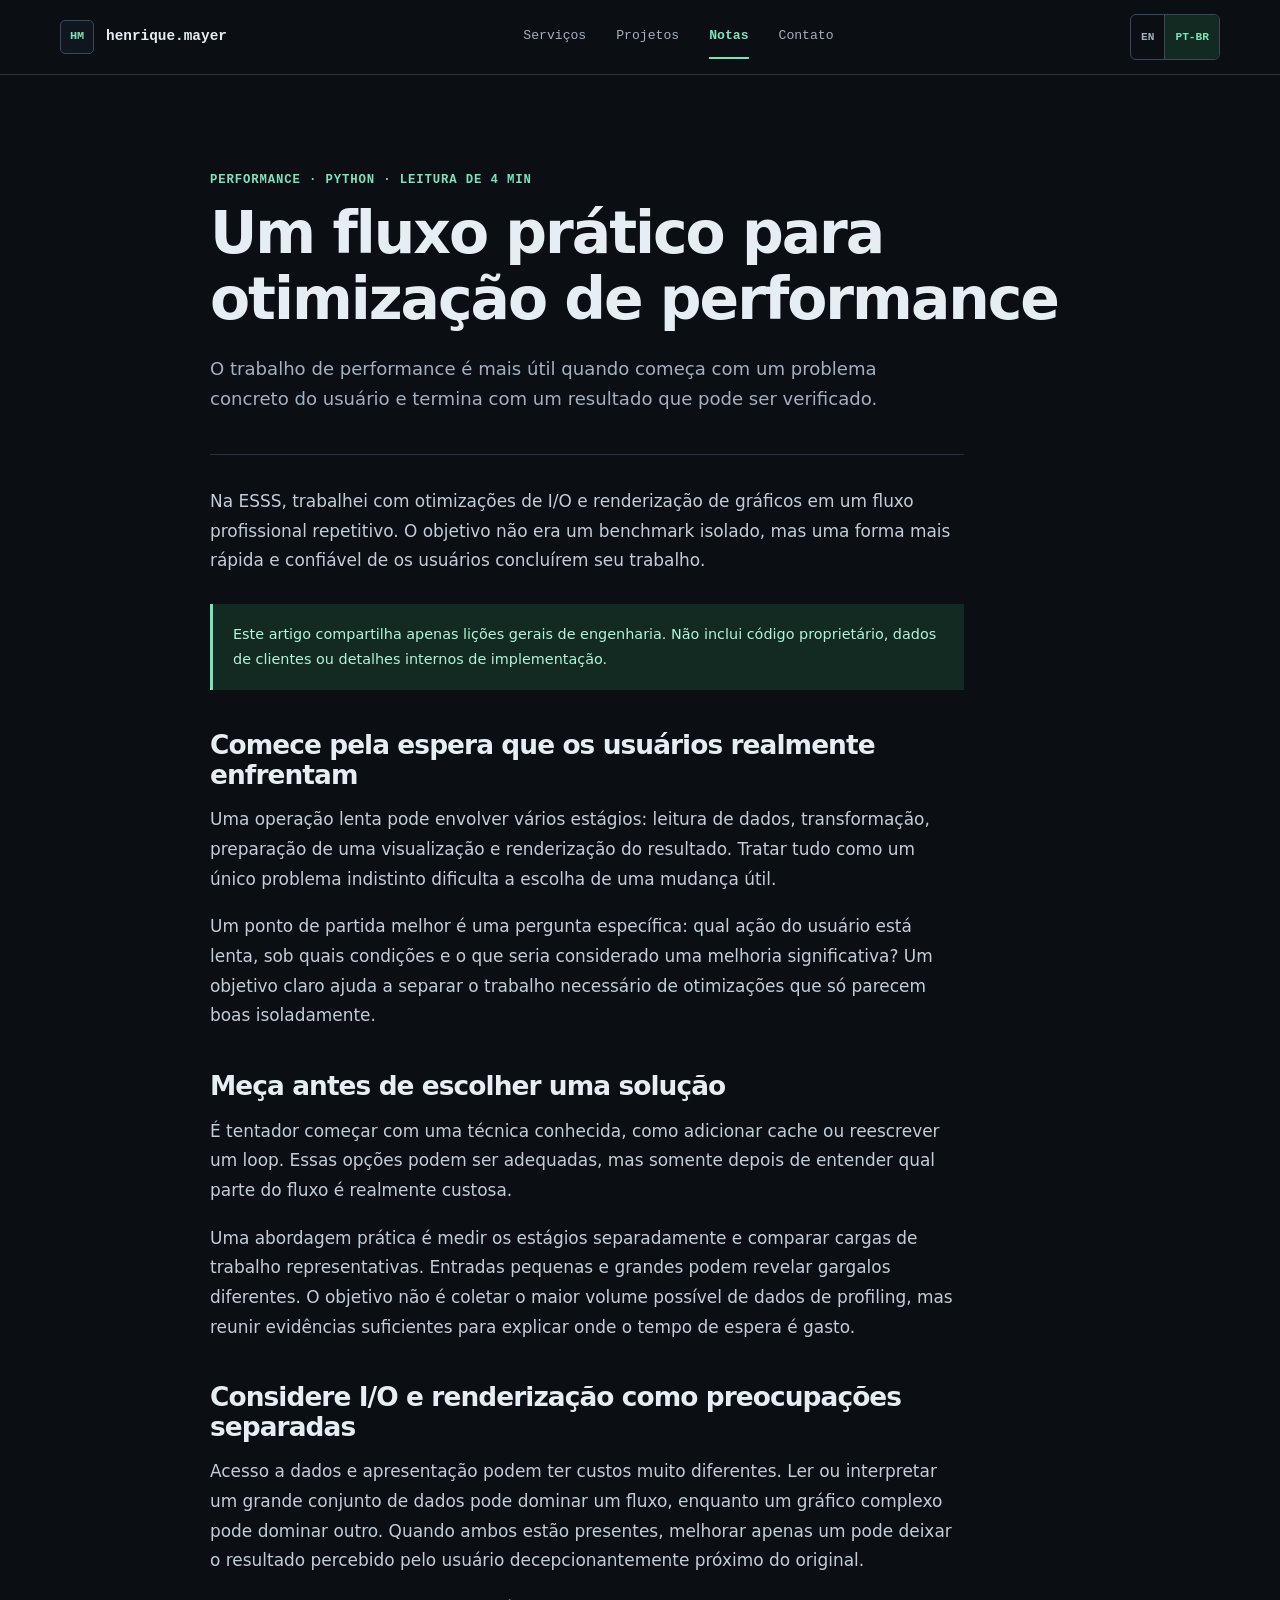
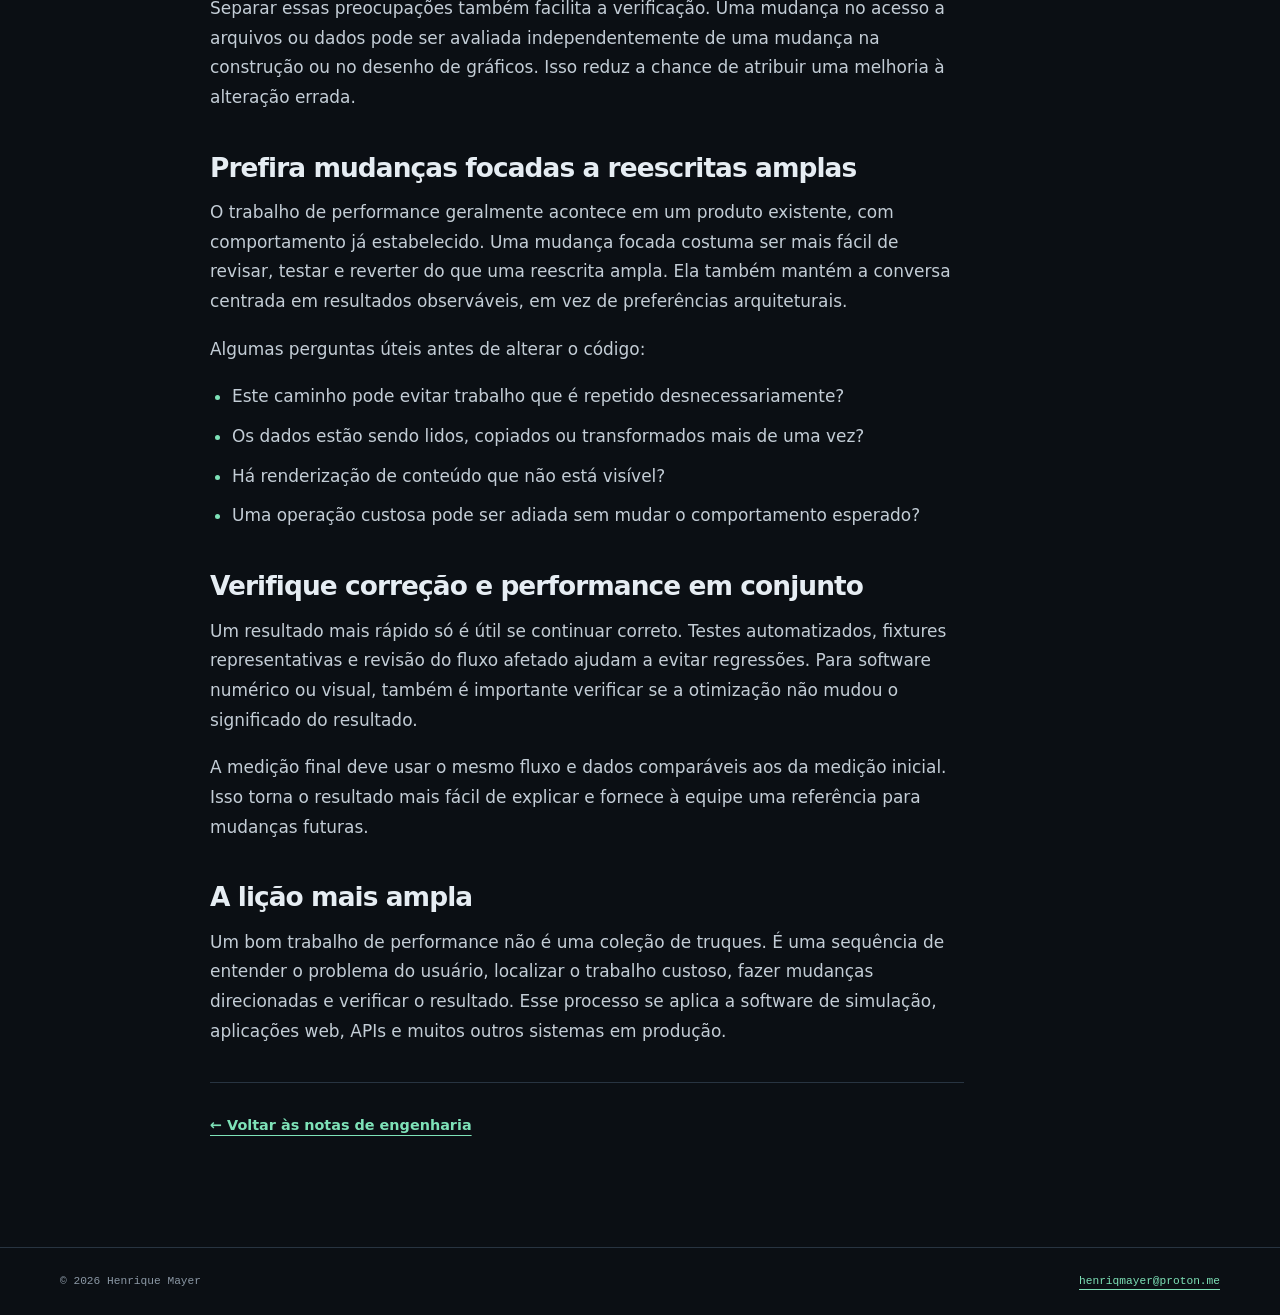
<file: pt-br/blog/performance-optimization.html>
<!DOCTYPE html>
<html lang="pt-BR">
<head>
  <meta charset="utf-8">
  <meta name="viewport" content="width=device-width, initial-scale=1">
  <meta name="description" content="Uma abordagem prática para trabalho de performance por meio de medição, análise de I/O e renderização, mudanças focadas e verificação.">
  <meta name="theme-color" content="#0b0f14">
  <meta property="og:title" content="Um fluxo prático para otimização de performance">
  <meta property="og:type" content="article">
  <meta property="og:locale" content="pt_BR">
  <title>Otimização de Performance na Prática — Henrique Mayer</title>
  <link rel="icon" href="../../favicon.svg" type="image/svg+xml">
  <link rel="stylesheet" href="../../styles.css">
</head>
<body>
  <a class="skip-link" href="#main">Ir para o conteúdo</a>
  <header class="site-header">
    <div class="container header-inner">
      <a class="brand" href="../" aria-label="Henrique Mayer — página inicial">
        <span class="brand-mark" aria-hidden="true">HM</span>
        <span>henrique.mayer</span>
      </a>
      <nav class="main-nav" aria-label="Navegação principal">
        <a href="../#services">Serviços</a>
        <a href="../#work">Projetos</a>
        <a href="./" aria-current="location">Notas</a>
        <a href="../#contact">Contato</a>
      </nav>
      <nav class="language-switcher" aria-label="Seleção de idioma">
        <a href="../../blog/performance-optimization.html" lang="en" hreflang="en">EN</a>
        <a href="performance-optimization.html" lang="pt-BR" hreflang="pt-BR" aria-current="page">PT-BR</a>
      </nav>
    </div>
  </header>

  <main id="main">
    <article>
      <header class="article-header container">
        <p class="article-meta">Performance · Python · leitura de 4 min</p>
        <h1>Um fluxo prático para otimização de performance</h1>
        <p class="article-deck">O trabalho de performance é mais útil quando começa com um problema concreto do usuário e termina com um resultado que pode ser verificado.</p>
      </header>

      <div class="article-layout container">
        <div class="article-content">
          <p>Na ESSS, trabalhei com otimizações de I/O e renderização de gráficos em um fluxo profissional repetitivo. O objetivo não era um benchmark isolado, mas uma forma mais rápida e confiável de os usuários concluírem seu trabalho.</p>
          <p class="article-note">Este artigo compartilha apenas lições gerais de engenharia. Não inclui código proprietário, dados de clientes ou detalhes internos de implementação.</p>

          <h2>Comece pela espera que os usuários realmente enfrentam</h2>
          <p>Uma operação lenta pode envolver vários estágios: leitura de dados, transformação, preparação de uma visualização e renderização do resultado. Tratar tudo como um único problema indistinto dificulta a escolha de uma mudança útil.</p>
          <p>Um ponto de partida melhor é uma pergunta específica: qual ação do usuário está lenta, sob quais condições e o que seria considerado uma melhoria significativa? Um objetivo claro ajuda a separar o trabalho necessário de otimizações que só parecem boas isoladamente.</p>

          <h2>Meça antes de escolher uma solução</h2>
          <p>É tentador começar com uma técnica conhecida, como adicionar cache ou reescrever um loop. Essas opções podem ser adequadas, mas somente depois de entender qual parte do fluxo é realmente custosa.</p>
          <p>Uma abordagem prática é medir os estágios separadamente e comparar cargas de trabalho representativas. Entradas pequenas e grandes podem revelar gargalos diferentes. O objetivo não é coletar o maior volume possível de dados de profiling, mas reunir evidências suficientes para explicar onde o tempo de espera é gasto.</p>

          <h2>Considere I/O e renderização como preocupações separadas</h2>
          <p>Acesso a dados e apresentação podem ter custos muito diferentes. Ler ou interpretar um grande conjunto de dados pode dominar um fluxo, enquanto um gráfico complexo pode dominar outro. Quando ambos estão presentes, melhorar apenas um pode deixar o resultado percebido pelo usuário decepcionantemente próximo do original.</p>
          <p>Separar essas preocupações também facilita a verificação. Uma mudança no acesso a arquivos ou dados pode ser avaliada independentemente de uma mudança na construção ou no desenho de gráficos. Isso reduz a chance de atribuir uma melhoria à alteração errada.</p>

          <h2>Prefira mudanças focadas a reescritas amplas</h2>
          <p>O trabalho de performance geralmente acontece em um produto existente, com comportamento já estabelecido. Uma mudança focada costuma ser mais fácil de revisar, testar e reverter do que uma reescrita ampla. Ela também mantém a conversa centrada em resultados observáveis, em vez de preferências arquiteturais.</p>
          <p>Algumas perguntas úteis antes de alterar o código:</p>
          <ul>
            <li>Este caminho pode evitar trabalho que é repetido desnecessariamente?</li>
            <li>Os dados estão sendo lidos, copiados ou transformados mais de uma vez?</li>
            <li>Há renderização de conteúdo que não está visível?</li>
            <li>Uma operação custosa pode ser adiada sem mudar o comportamento esperado?</li>
          </ul>

          <h2>Verifique correção e performance em conjunto</h2>
          <p>Um resultado mais rápido só é útil se continuar correto. Testes automatizados, fixtures representativas e revisão do fluxo afetado ajudam a evitar regressões. Para software numérico ou visual, também é importante verificar se a otimização não mudou o significado do resultado.</p>
          <p>A medição final deve usar o mesmo fluxo e dados comparáveis aos da medição inicial. Isso torna o resultado mais fácil de explicar e fornece à equipe uma referência para mudanças futuras.</p>

          <h2>A lição mais ampla</h2>
          <p>Um bom trabalho de performance não é uma coleção de truques. É uma sequência de entender o problema do usuário, localizar o trabalho custoso, fazer mudanças direcionadas e verificar o resultado. Esse processo se aplica a software de simulação, aplicações web, APIs e muitos outros sistemas em produção.</p>

          <footer class="article-footer">
            <a class="text-link" href="./">← Voltar às notas de engenharia</a>
          </footer>
        </div>
      </div>
    </article>
  </main>

  <footer class="site-footer">
    <div class="container footer-inner">
      <p>© 2026 Henrique Mayer</p>
      <p><a href="mailto:henriqmayer@proton.me">henriqmayer@proton.me</a></p>
    </div>
  </footer>
</body>
</html>
</file>
<file: styles.css>
@layer reset, base, components;

@layer reset {
  :where(body, header, main, footer, section, article, nav, div, ul, li, dl, dd, a, span) {
    box-sizing: border-box;
  }

  body,
  h1,
  h2,
  h3,
  h4,
  p,
  ul,
  dl,
  dd {
    margin: 0;
  }

  ul {
    padding: 0;
  }
}

@layer base {
  :root {
    color-scheme: dark;
    --bg: #0b0f14;
    --surface: #10161d;
    --surface-raised: #151d26;
    --text: #e6edf3;
    --muted: #a4b0bc;
    --subtle: #8b98a5;
    --line: #283441;
    --line-strong: #3a4857;
    --accent: #7ee2b8;
    --accent-strong: #b2f4d7;
    --accent-soft: #122a22;
    --code: #9ecbff;
    --focus: #f4bf75;
    --radius: 6px;
    --font-sans: system-ui, -apple-system, BlinkMacSystemFont, "Segoe UI", sans-serif;
    --font-mono: ui-monospace, SFMono-Regular, Consolas, "Liberation Mono", monospace;
  }

  html {
    scroll-behavior: smooth;
    scroll-padding-top: 24px;
  }

  body {
    min-width: 280px;
    background: var(--bg);
    color: var(--text);
    font-family: var(--font-sans);
    font-size: 1rem;
    line-height: 1.65;
    -webkit-font-smoothing: antialiased;
  }

  ::selection {
    background: var(--accent);
    color: var(--bg);
  }

  a {
    color: var(--accent);
    text-decoration-thickness: 1px;
    text-underline-offset: 5px;
  }

  a:hover {
    color: var(--accent-strong);
  }

  a:focus-visible {
    outline: 3px solid var(--focus);
    outline-offset: 4px;
  }

  h1,
  h2,
  h3,
  h4 {
    line-height: 1.12;
    letter-spacing: -0.035em;
  }

  h1 {
    font-size: clamp(2.5rem, 1.5rem + 4vw, 4.25rem);
    font-weight: 650;
  }

  h2 {
    font-size: clamp(1.85rem, 1.4rem + 2vw, 2.4rem);
    font-weight: 640;
  }

  h3 {
    font-size: 1.3rem;
    font-weight: 640;
  }

  h4 {
    font-size: 1rem;
    font-weight: 650;
    letter-spacing: -0.015em;
  }

  .container {
    width: min(1160px, calc(100% - 48px));
    margin-inline: auto;
  }

  .skip-link {
    position: absolute;
    top: 8px;
    left: 8px;
    z-index: 10;
    padding: 10px 16px;
    border: 1px solid var(--accent);
    border-radius: var(--radius);
    background: var(--surface-raised);
    color: var(--text);
    transform: translateY(-150%);
  }

  .skip-link:focus {
    transform: translateY(0);
  }

  .eyebrow,
  .article-meta {
    color: var(--accent);
    font-family: var(--font-mono);
    font-size: 0.77rem;
    font-weight: 600;
    letter-spacing: 0.07em;
    line-height: 1.5;
    text-transform: uppercase;
  }

  .prompt {
    color: var(--subtle);
  }

  .text-link {
    display: inline-flex;
    min-height: 44px;
    align-items: center;
    gap: 8px;
    font-size: 0.9rem;
    font-weight: 650;
  }
}

@layer components {
  .site-header {
    border-bottom: 1px solid var(--line);
    background: var(--bg);
  }

  .header-inner {
    display: flex;
    min-height: 74px;
    align-items: center;
    justify-content: space-between;
    gap: 32px;
  }

  .brand {
    display: inline-flex;
    min-height: 44px;
    align-items: center;
    gap: 12px;
    color: var(--text);
    font-family: var(--font-mono);
    font-size: 0.9rem;
    font-weight: 650;
    text-decoration: none;
    white-space: nowrap;
  }

  .brand-mark {
    display: grid;
    width: 34px;
    height: 34px;
    place-items: center;
    border: 1px solid var(--line-strong);
    border-radius: 5px;
    background: var(--surface);
    color: var(--accent);
    font-size: 0.74rem;
  }

  .brand:hover {
    color: var(--accent);
  }

  .main-nav {
    display: flex;
    align-items: center;
    gap: 30px;
  }

  .main-nav a {
    display: inline-flex;
    min-height: 44px;
    align-items: center;
    border-bottom: 2px solid transparent;
    color: var(--muted);
    font-family: var(--font-mono);
    font-size: 0.82rem;
    font-weight: 500;
    text-decoration: none;
  }

  .main-nav a:hover,
  .main-nav a[aria-current] {
    color: var(--accent);
  }

  .main-nav a[aria-current] {
    border-bottom-color: var(--accent);
    font-weight: 700;
  }

  .language-switcher {
    display: flex;
    flex: 0 0 auto;
    overflow: hidden;
    border: 1px solid var(--line-strong);
    border-radius: var(--radius);
  }

  .language-switcher a {
    display: inline-flex;
    min-height: 44px;
    align-items: center;
    justify-content: center;
    padding-inline: 10px;
    color: var(--muted);
    font-family: var(--font-mono);
    font-size: 0.7rem;
    font-weight: 650;
    text-decoration: none;
  }

  .language-switcher a + a {
    border-left: 1px solid var(--line-strong);
  }

  .language-switcher a[aria-current] {
    background: var(--accent-soft);
    color: var(--accent);
  }

  .hero {
    display: grid;
    grid-template-columns: minmax(0, 1.25fr) minmax(340px, 0.75fr);
    gap: clamp(48px, 7vw, 96px);
    align-items: center;
    padding-block: clamp(68px, 9vw, 116px) clamp(64px, 8vw, 92px);
  }

  .hero-copy .eyebrow {
    margin-bottom: 22px;
  }

  .hero h1 {
    margin-bottom: 26px;
  }

  .hero h1 span {
    color: var(--accent);
  }

  .hero-intro {
    max-width: 670px;
    margin-bottom: 32px;
    color: var(--muted);
    font-size: clamp(1.05rem, 1rem + 0.35vw, 1.2rem);
  }

  .hero-actions {
    display: flex;
    flex-wrap: wrap;
    gap: 12px;
  }

  .button {
    display: inline-flex;
    min-height: 46px;
    align-items: center;
    justify-content: center;
    gap: 10px;
    padding: 11px 18px;
    border: 1px solid var(--accent);
    border-radius: var(--radius);
    background: var(--accent);
    color: var(--bg);
    font-family: var(--font-mono);
    font-size: 0.83rem;
    font-weight: 700;
    line-height: 1.3;
    text-decoration: none;
  }

  .button:hover {
    border-color: var(--accent-strong);
    background: var(--accent-strong);
    color: var(--bg);
  }

  .button-secondary {
    border-color: var(--line-strong);
    background: transparent;
    color: var(--text);
  }

  .button-secondary:hover {
    border-color: var(--accent);
    background: var(--accent-soft);
    color: var(--accent);
  }

  .availability {
    display: flex;
    align-items: flex-start;
    gap: 10px;
    margin-top: 28px;
    color: var(--muted);
    font-family: var(--font-mono);
    font-size: 0.75rem;
    line-height: 1.6;
  }

  .status-dot {
    display: inline-block;
    width: 8px;
    height: 8px;
    flex: 0 0 auto;
    margin-top: 5px;
    border-radius: 50%;
    background: var(--accent);
    box-shadow: 0 0 0 4px rgb(126 226 184 / 10%);
  }

  .profile-panel {
    overflow: hidden;
    border: 1px solid var(--line-strong);
    border-radius: var(--radius);
    background: var(--surface);
    box-shadow: 16px 16px 0 rgb(126 226 184 / 3%);
  }

  .profile-header {
    display: flex;
    align-items: center;
    justify-content: space-between;
    padding: 13px 18px;
    border-bottom: 1px solid var(--line);
    background: var(--surface-raised);
    color: var(--text);
    font-family: var(--font-mono);
    font-size: 0.76rem;
  }

  .profile-header::before {
    content: "";
    width: 8px;
    height: 8px;
    margin-right: 10px;
    border-radius: 50%;
    background: var(--accent);
  }

  .profile-header > span:first-child {
    margin-right: auto;
  }

  .profile-header-meta {
    color: var(--subtle);
    font-size: 0.66rem;
  }

  .profile-list {
    padding: 14px 20px;
  }

  .profile-list > div {
    display: grid;
    grid-template-columns: 92px minmax(0, 1fr);
    gap: 14px;
    padding-block: 14px;
    border-bottom: 1px solid var(--line);
    font-family: var(--font-mono);
    font-size: 0.77rem;
    line-height: 1.55;
  }

  .profile-list dt {
    min-width: 0;
    color: var(--code);
    overflow-wrap: anywhere;
  }

  .profile-list dt::after {
    content: ":";
    color: var(--subtle);
  }

  .profile-list dd {
    min-width: 0;
    color: var(--text);
    overflow-wrap: anywhere;
  }

  .profile-status {
    padding: 0 20px 18px;
    color: var(--accent);
    font-family: var(--font-mono);
    font-size: 0.74rem;
  }

  .profile-status span {
    color: var(--code);
  }

  .tech-strip {
    display: flex;
    flex-wrap: wrap;
    align-items: center;
    justify-content: center;
    gap: 10px 24px;
    padding-block: 21px;
    border-block: 1px solid var(--line);
    color: var(--muted);
    font-family: var(--font-mono);
    font-size: 0.76rem;
  }

  .tech-strip > span:not(.tech-strip-label)::after {
    content: ",";
    margin-left: 3px;
    color: var(--line-strong);
  }

  .tech-strip-label {
    color: var(--code);
  }

  .section {
    padding-block: clamp(68px, 8vw, 96px);
  }

  .section-heading {
    max-width: 730px;
    margin-bottom: 40px;
  }

  .section-heading .eyebrow {
    margin-bottom: 15px;
  }

  .section-heading h2 {
    margin-bottom: 14px;
  }

  .section-heading > p:last-child:not(.eyebrow) {
    color: var(--muted);
  }

  .case-card {
    display: grid;
    grid-template-columns: 230px minmax(0, 1fr);
    overflow: hidden;
    border: 1px solid var(--line);
    border-radius: var(--radius);
    background: var(--surface);
  }

  .case-card + .case-card {
    margin-top: 22px;
  }

  .case-meta {
    display: flex;
    flex-direction: column;
    padding: 28px 24px;
    border-right: 1px solid var(--line);
    background: var(--surface-raised);
  }

  .case-index {
    margin-bottom: 38px;
    color: var(--line-strong);
    font-family: var(--font-mono);
    font-size: 1.8rem;
    line-height: 1;
  }

  .case-label {
    color: var(--text);
    font-size: 0.82rem;
    font-weight: 650;
  }

  .case-period,
  .case-license {
    color: var(--subtle);
    font-family: var(--font-mono);
    font-size: 0.71rem;
  }

  .case-period {
    margin-top: 6px;
  }

  .case-license {
    margin-top: auto;
    padding-top: 30px;
    color: var(--accent);
  }

  .case-body {
    padding: clamp(26px, 4vw, 40px);
  }

  .case-title-row {
    display: flex;
    align-items: flex-start;
    justify-content: space-between;
    gap: 24px;
  }

  .case-title-row h3,
  .case-body > h3 {
    margin-bottom: 16px;
    font-size: clamp(1.35rem, 1.2rem + 0.7vw, 1.65rem);
  }

  .case-title-row .text-link {
    flex: 0 0 auto;
    margin-top: -10px;
    font-family: var(--font-mono);
    font-size: 0.74rem;
  }

  .case-summary {
    max-width: 740px;
    color: var(--muted);
  }

  .case-points {
    margin-block: 24px 26px;
    padding-left: 20px;
    color: var(--text);
  }

  .case-points li {
    margin-bottom: 9px;
    padding-left: 5px;
  }

  .case-points li::marker {
    color: var(--accent);
  }

  .tag-list {
    display: flex;
    flex-wrap: wrap;
    gap: 8px;
    list-style: none;
  }

  .tag-list li {
    padding: 4px 9px;
    border: 1px solid var(--line);
    border-radius: 4px;
    background: var(--bg);
    color: var(--muted);
    font-family: var(--font-mono);
    font-size: 0.69rem;
    line-height: 1.5;
  }

  .earlier-experience {
    display: grid;
    grid-template-columns: 230px minmax(0, 1fr);
    margin-top: 36px;
  }

  .earlier-experience > h3 {
    padding-top: 20px;
    color: var(--muted);
    font-family: var(--font-mono);
    font-size: 0.8rem;
    font-weight: 500;
    letter-spacing: 0;
  }

  .experience-list {
    border-top: 1px solid var(--line);
  }

  .experience-list article {
    display: grid;
    grid-template-columns: 130px minmax(0, 1fr);
    gap: 22px;
    padding-block: 20px;
    border-bottom: 1px solid var(--line);
  }

  .experience-period {
    color: var(--subtle);
    font-family: var(--font-mono);
    font-size: 0.73rem;
  }

  .experience-list h4 {
    margin-bottom: 6px;
  }

  .experience-list article div p {
    color: var(--muted);
    font-size: 0.9rem;
  }

  .services-section {
    border-block: 1px solid var(--line);
    background: var(--surface);
  }

  .services-grid {
    display: grid;
    grid-template-columns: repeat(2, minmax(0, 1fr));
    border: 1px solid var(--line);
    border-radius: var(--radius);
    background: var(--bg);
  }

  .service-card {
    padding: 28px;
  }

  .service-card:nth-child(odd) {
    border-right: 1px solid var(--line);
  }

  .service-card:nth-child(-n + 2) {
    border-bottom: 1px solid var(--line);
  }

  .service-icon {
    margin-bottom: 30px;
    color: var(--accent);
    font-family: var(--font-mono);
    font-size: 0.74rem;
  }

  .service-card h3 {
    margin-bottom: 12px;
    font-size: 1.1rem;
    letter-spacing: -0.02em;
  }

  .service-card > p:last-child {
    max-width: 510px;
    color: var(--muted);
    font-size: 0.9rem;
  }

  .services-footer {
    display: flex;
    align-items: center;
    justify-content: space-between;
    gap: 24px;
    margin-top: 22px;
  }

  .services-footer > p {
    color: var(--muted);
    font-family: var(--font-mono);
    font-size: 0.75rem;
  }

  .principles-grid {
    display: grid;
    grid-template-columns: repeat(3, minmax(0, 1fr));
    gap: 34px;
  }

  .principles-grid article {
    padding-top: 22px;
    border-top: 1px solid var(--line-strong);
  }

  .principle-label {
    margin-bottom: 26px;
    color: var(--accent);
    font-family: var(--font-mono);
    font-size: 0.71rem;
    overflow-wrap: anywhere;
  }

  .principles-grid h3 {
    margin-bottom: 12px;
    font-size: 1.15rem;
  }

  .principles-grid article > p:last-child {
    color: var(--muted);
    font-size: 0.92rem;
  }

  .writing-preview {
    padding-top: 0;
  }

  .section-heading-row {
    display: flex;
    max-width: none;
    align-items: end;
    justify-content: space-between;
    gap: 24px;
  }

  .section-heading-row h2 {
    margin-bottom: 0;
  }

  .article-card {
    padding-block: 26px 30px;
    border-block: 1px solid var(--line);
  }

  .article-meta {
    margin-bottom: 12px;
  }

  .article-card-title {
    max-width: 800px;
    margin-bottom: 13px;
    font-size: clamp(1.45rem, 1.25rem + 1vw, 1.9rem);
  }

  .article-card-title a {
    color: var(--text);
    text-decoration: none;
  }

  .article-card-title a:hover {
    color: var(--accent);
    text-decoration: underline;
  }

  .article-card > p:not(.article-meta) {
    max-width: 720px;
    margin-bottom: 14px;
    color: var(--muted);
  }

  .contact-section {
    border-top: 1px solid var(--line);
    background: var(--surface);
  }

  .contact-inner {
    display: grid;
    grid-template-columns: minmax(0, 1.1fr) minmax(320px, 0.9fr);
    gap: clamp(48px, 8vw, 110px);
    padding-block: clamp(64px, 8vw, 92px);
  }

  .contact-inner .eyebrow {
    margin-bottom: 16px;
  }

  .contact-inner h2 {
    margin-bottom: 16px;
  }

  .contact-inner > div:first-child > p:last-child {
    max-width: 650px;
    color: var(--muted);
  }

  .contact-details {
    padding-top: 34px;
  }

  .contact-email {
    display: inline-block;
    max-width: 100%;
    color: var(--accent);
    font-family: var(--font-mono);
    font-size: clamp(0.93rem, 0.8rem + 0.65vw, 1.15rem);
    overflow-wrap: anywhere;
  }

  .contact-links {
    display: flex;
    gap: 24px;
    margin-block: 18px 24px;
  }

  .contact-details > p {
    color: var(--muted);
    font-family: var(--font-mono);
    font-size: 0.76rem;
  }

  .site-footer {
    border-top: 1px solid var(--line);
    background: var(--bg);
    color: var(--subtle);
  }

  .footer-inner {
    display: flex;
    align-items: center;
    justify-content: space-between;
    gap: 20px;
    padding-block: 24px;
    font-family: var(--font-mono);
    font-size: 0.7rem;
  }

  .footer-inner p {
    display: flex;
    align-items: center;
    gap: 9px;
  }

  .footer-inner .status-dot {
    width: 6px;
    height: 6px;
    margin-top: 0;
  }

  .blog-hero {
    max-width: 900px;
    padding-block: clamp(64px, 8vw, 96px) 46px;
  }

  .blog-hero .eyebrow {
    margin-bottom: 20px;
  }

  .blog-hero h1 {
    margin-bottom: 22px;
    font-size: clamp(2.4rem, 1.7rem + 3vw, 3.8rem);
  }

  .blog-hero > p:last-child {
    max-width: 670px;
    color: var(--muted);
    font-size: 1.08rem;
  }

  .blog-list {
    max-width: 900px;
    padding-bottom: 100px;
  }

  .article-header {
    max-width: 860px;
    padding-block: clamp(60px, 8vw, 96px) 40px;
  }

  .article-header h1 {
    margin-bottom: 22px;
    font-size: clamp(2.35rem, 1.6rem + 3.2vw, 3.65rem);
  }

  .article-header .article-deck {
    max-width: 690px;
    color: var(--muted);
    font-size: 1.13rem;
  }

  .article-layout {
    max-width: 860px;
    padding-bottom: 100px;
  }

  .article-content {
    max-width: 70ch;
    padding-top: 32px;
    border-top: 1px solid var(--line);
    font-size: 1.06rem;
    line-height: 1.75;
  }

  .article-content h2 {
    margin-block: 40px 16px;
    font-size: 1.65rem;
  }

  .article-content p,
  .article-content li {
    color: #c3cdd6;
  }

  .article-content p + p {
    margin-top: 18px;
  }

  .article-content ul {
    margin-block: 18px;
    padding-left: 22px;
  }

  .article-content li {
    margin-bottom: 10px;
  }

  .article-content li::marker {
    color: var(--accent);
  }

  .article-content .article-note {
    margin-block: 28px;
    padding: 18px 20px;
    border-left: 3px solid var(--accent);
    background: var(--accent-soft);
    color: var(--accent-strong);
    font-size: 0.9rem;
  }

  .article-footer {
    margin-top: 36px;
    padding-top: 20px;
    border-top: 1px solid var(--line);
  }
}

@media (max-width: 960px) {
  .hero {
    grid-template-columns: 1fr;
    gap: 48px;
  }

  .hero-copy {
    max-width: 780px;
  }

  .profile-panel {
    max-width: 620px;
  }
}

@media (max-width: 760px) {
  .case-card,
  .earlier-experience,
  .contact-inner {
    grid-template-columns: 1fr;
  }

  .case-meta {
    display: grid;
    grid-template-columns: auto 1fr;
    gap: 20px;
    padding: 20px 24px;
    border-right: 0;
    border-bottom: 1px solid var(--line);
  }

  .case-index {
    grid-row: span 2;
    margin-bottom: 0;
  }

  .case-license {
    grid-column: 2;
    margin-top: 0;
    padding-top: 0;
  }

  .earlier-experience > h3 {
    margin-bottom: 16px;
    padding-top: 0;
  }

  .principles-grid {
    grid-template-columns: 1fr;
    gap: 28px;
  }

  .principle-label {
    margin-bottom: 14px;
  }

  .contact-inner {
    gap: 12px;
  }

  .contact-details {
    padding-top: 12px;
  }
}

@media (max-width: 760px) {
  .container {
    width: min(100% - 32px, 1160px);
  }

  .header-inner {
    display: grid;
    grid-template-columns: minmax(0, 1fr) auto;
    align-items: center;
    gap: 4px 12px;
    padding-block: 12px 8px;
  }

  .brand {
    justify-content: flex-start;
  }

  .language-switcher {
    justify-self: end;
  }

  .main-nav {
    display: grid;
    grid-column: 1 / -1;
    grid-template-columns: repeat(4, 1fr);
    gap: 8px;
  }

  .main-nav a {
    justify-content: center;
    font-size: 0.76rem;
  }

  .hero {
    padding-block: 54px 58px;
  }

  .hero h1 br {
    display: none;
  }

  .hero-actions {
    align-items: stretch;
    flex-direction: column;
  }

  .button {
    width: 100%;
  }

  .profile-list > div {
    grid-template-columns: 82px minmax(0, 1fr);
    gap: 10px;
  }

  .tech-strip {
    justify-content: flex-start;
    gap: 10px 16px;
  }

  .section {
    padding-block: 60px;
  }

  .writing-preview {
    padding-top: 0;
  }

  .case-title-row,
  .section-heading-row {
    align-items: flex-start;
    flex-direction: column;
    gap: 8px;
  }

  .case-title-row .text-link {
    margin-top: 0;
    margin-bottom: 10px;
  }

  .experience-list article {
    grid-template-columns: 1fr;
    gap: 6px;
  }

  .services-grid {
    grid-template-columns: 1fr;
  }

  .service-card:nth-child(odd) {
    border-right: 0;
  }

  .service-card:not(:last-child) {
    border-bottom: 1px solid var(--line);
  }

  .service-icon {
    margin-bottom: 20px;
  }

  .services-footer {
    align-items: flex-start;
    flex-direction: column;
    gap: 4px;
  }

  .section-heading-row .text-link {
    margin-top: 4px;
  }

  .footer-inner {
    align-items: flex-start;
    flex-direction: column;
    gap: 10px;
  }
}

@media (prefers-reduced-motion: reduce) {
  html {
    scroll-behavior: auto;
  }
}

@media (forced-colors: active) {
  .status-dot,
  .profile-header::before {
    background: CanvasText;
  }

  .main-nav a[aria-current] {
    border-bottom-color: CanvasText;
  }
}
</file>
